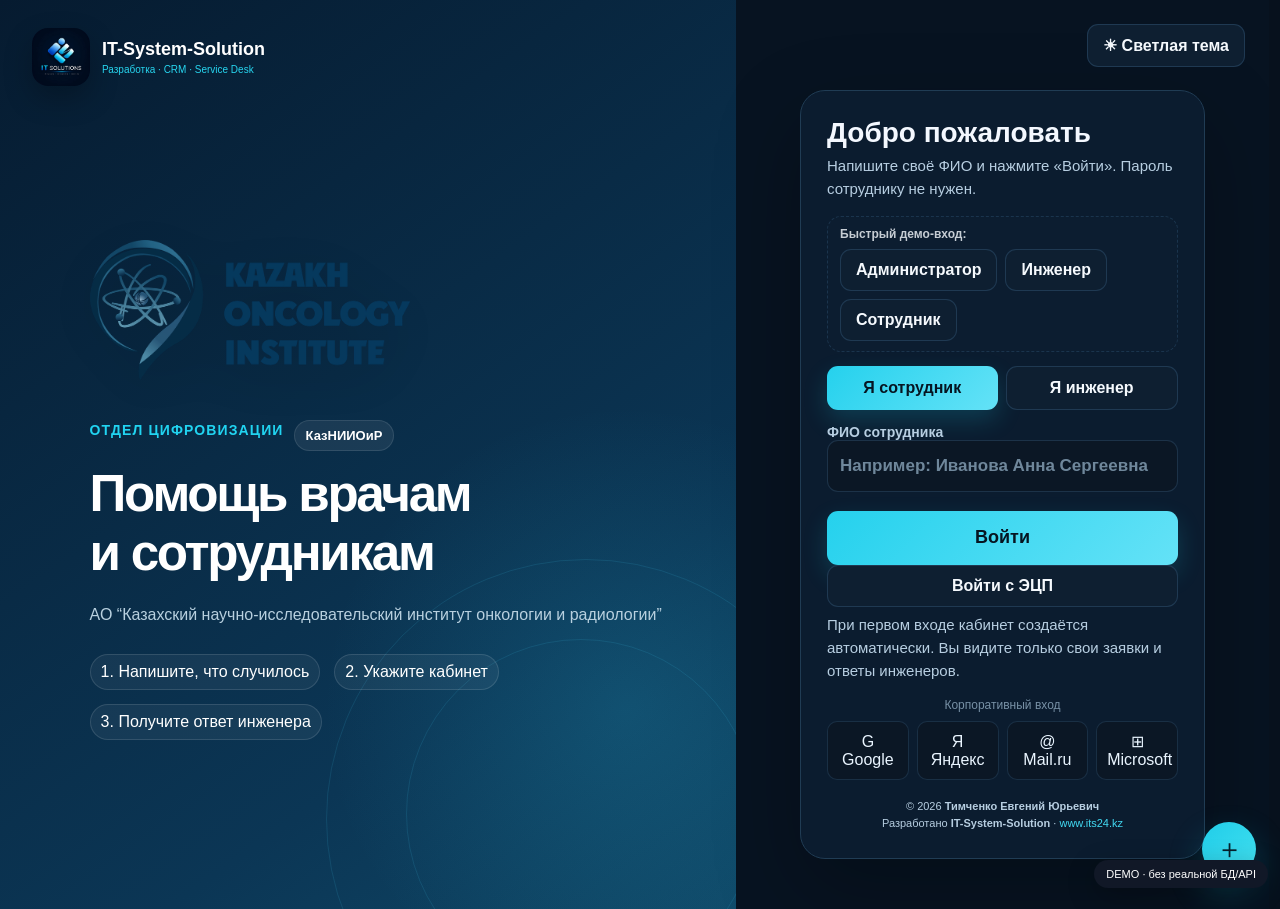
<file: index.html>
<!doctype html>
<html lang="ru">
<head>
  <meta charset="utf-8">
  <meta name="viewport" content="width=device-width,initial-scale=1">
  <meta name="theme-color" content="#081525">
  <title>КазНИИОиР · Заявки и помощь инженеров</title>
  <link rel="icon" type="image/png" href="assets/kazior-favicon.png">
  <link rel="apple-touch-icon" href="assets/kazior-app-icon-192.png">
  <link rel="manifest" href="manifest.json"><link rel="stylesheet" href="styles.css"><link rel="stylesheet" href="shared.css">
</head>
<body>
  <div id="toastHost" class="toast-host"></div>

  <section id="authScreen" class="auth-screen kazior-auth">
    <button id="authThemeBtn" type="button" class="btn soft auth-theme-toggle" aria-label="Переключить тему">☀ Светлая тема</button>
    <div class="auth-developer-mark">
      <img src="assets/logo.jpeg" alt="IT-System-Solution">
      <div><strong>IT-System-Solution</strong><span>Разработка · CRM · Service Desk</span></div>
    </div>
    <div class="auth-split">
      <div class="auth-hero-panel">
        <div class="auth-hero-content">
          <div class="auth-tenant-brand">
            <img id="authHeroImage" src="assets/kazior-logo.png" alt="Казахский научно-исследовательский институт онкологии и радиологии">
          </div>
          <div class="auth-kicker"><span class="eyebrow">ОТДЕЛ ЦИФРОВИЗАЦИИ</span><div class="tenant-label" id="authTenantShort">КазНИИОиР</div></div>
          <h1>Помощь врачам<br>и сотрудникам</h1>
          <p id="authTenantName">АО “Казахский научно-исследовательский институт онкологии и радиологии”</p>
          <div class="auth-feature-grid">
            <span>1. Напишите, что случилось</span><span>2. Укажите кабинет</span><span>3. Получите ответ инженера</span>
          </div>
        </div>
        <div class="auth-orbit orbit-a"></div><div class="auth-orbit orbit-b"></div>
      </div>
      <div class="auth-form-panel">
        <div class="auth-card auth-card-v7">
          <div class="auth-org-mobile"><b id="authTenantMobile">КазНИИОиР</b><span>CRM · Service Desk</span></div>
          <div class="auth-tabs hidden">
            <button class="auth-tab active" data-auth="login">Вход</button>
            <button class="auth-tab" data-auth="register">Регистрация</button>
          </div>
          <form id="loginForm" class="auth-form">
            <div class="auth-form-title"><h2>Добро пожаловать</h2><p>GitHub Pages DEMO. Данные сохраняются только в этом браузере.</p></div><div id="githubDemoQuick" class="demo-quick-login" aria-label="Быстрый демо-вход"><b>Быстрый демо-вход:</b><button type="button" class="btn soft" data-demo-login="admin">Администратор</button><button type="button" class="btn soft" data-demo-login="engineer">Инженер</button><button type="button" class="btn soft" data-demo-login="employee">Сотрудник</button></div>
            <div class="login-methods" role="group" aria-label="Способ входа">
              <button type="button" class="btn primary" id="loginByNameBtn" aria-pressed="true">Я сотрудник</button>
              <button type="button" class="btn soft" id="loginByPasswordBtn" aria-pressed="false">Я инженер</button>
            </div>
            <label id="loginFullNameLabel">ФИО сотрудника
              <input id="loginFullName" autocomplete="name" maxlength="160" required placeholder="Например: Иванова Анна Сергеевна">
              <datalist id="loginEmployees"></datalist>
            </label>
            <label id="loginNameLabel" class="hidden">ФИО или логин инженера<input id="loginName" autocomplete="username" disabled placeholder="Например: demo-admin"></label>
            <label id="loginPasswordLabel" class="hidden">Пароль<input id="loginPassword" type="password" autocomplete="current-password" disabled placeholder="••••••••"></label>
            <button class="btn primary wide auth-login-btn" type="submit">Войти</button>
            <button id="edsLoginBtn" class="btn soft wide" type="button">Войти с ЭЦП</button><p id="edsLoginStatus" class="login-note" role="status"></p><p class="login-note">При первом входе кабинет создаётся автоматически. Вы видите только свои заявки и ответы инженеров.</p><div class="social-title">Корпоративный вход</div>
            <div class="social-grid social-grid-four"><button class="social-btn" type="button" data-social="Google">G Google</button><button class="social-btn" type="button" data-social="Яндекс">Я Яндекс</button><button class="social-btn" type="button" data-social="Mail.ru">@ Mail.ru</button><button class="social-btn" type="button" data-social="Microsoft">⊞ Microsoft</button></div>
          </form>
          <form id="registerForm" class="auth-form hidden">
            <div class="auth-form-title"><h2>Регистрация сотрудника</h2><p>После регистрации учетную запись подтверждает администратор.</p></div>
            <div class="form-grid two">
              <label>ФИО<input id="regFullName" required placeholder="Иванов Иван"></label>
              <label>Подразделение<input id="regDept" placeholder="Поликлиника / отдел"></label>
              <label>Телефон<input id="regPhone" placeholder="+7 777 000 00 00"></label>
              <label>E-mail<input id="regEmail" type="email" required placeholder="user@onco.kz"></label>
              <label>Логин<input id="regLogin" required placeholder="ivanov"></label>
              <label>Пароль<input id="regPassword" type="password" minlength="6" required></label>
              <input id="regOrg" type="hidden" value="КазНИИОиР">
            </div>
            <button class="btn primary wide" type="submit">Зарегистрироваться</button>
            <p class="hint">Роль по умолчанию: <b>Сотрудник организации</b>. Доступ к чужим заявкам отсутствует.</p>
          </form>
          <div class="copyright auth-copy">© <span class="currentYear"></span> <b>Тимченко Евгений Юрьевич</b><br>Разработано <b>IT-System-Solution</b> · <a href="https://www.its24.kz" target="_blank" rel="noopener">www.its24.kz</a></div>
        </div>
      </div>
    </div>
  </section>

  <div id="app" class="app hidden"><div id="sharedSyncBar" class="shared-sync" role="status"><span id="sharedSyncText">Подключаемся…</span><button id="sharedRetryBtn" type="button" class="hidden">Повторить</button><button id="sharedDraftBtn" type="button" class="hidden">Сохранить черновик</button></div>
    <div id="notificationPanel" class="notification-panel hidden"><div class="notification-panel-head"><b>Уведомления</b><button id="markAllReadBtn" class="mini-btn">Прочитать все</button></div><div id="notificationList"></div></div>
    <aside id="sidebar" class="sidebar">
      <div class="brand sidebar-brand">
        <img src="assets/logo.jpeg" alt="" onerror="this.style.display='none'">
        <div class="brand-copy">
          <div class="brand-name">IT-System-Solution</div>
          <div class="brand-sub"><span id="sideTenantShort">КазНИИОиР</span> · Service CRM</div>
        </div>
        <button id="collapseBtn" class="collapse-btn" title="Свернуть меню">‹</button>
      </div>

      <button id="profileQuickBtn" class="user-mini user-mini-btn" type="button">
        <div class="avatar" id="sideAvatar">ET</div>
        <div class="grow">
          <strong id="sideUserName">Пользователь</strong>
          <span id="sideUserRole">Роль</span>
        </div>
      </button>

      <nav id="nav" class="nav">
        <div class="nav-section-label">Рабочее пространство</div>
        <button class="nav-btn active" data-view="dashboard"><b>⌂</b> <span>Обзор</span></button>
        <button class="nav-btn" data-view="profile"><b>◉</b> <span>Мой профиль</span></button>
        <button class="nav-btn" data-view="chats"><b>◫</b> <span>Чаты</span><em id="sideChatBadge">2</em></button>
        <button class="nav-btn" data-view="tasks"><b>✓</b> <span>Задачи</span><em id="sideTaskBadge" class="hidden">!</em></button>

        <div class="nav-section-label">CRM / Service Desk</div>
        <button class="nav-btn" data-view="tickets"><b>▦</b> <span>Заявки</span><em id="sideTicketBadge">1</em></button>
        <button class="nav-btn" data-view="create"><b>＋</b> <span>Создать заявку</span></button>
        <button class="nav-btn admin-only" data-view="contactcenter"><b>⌁</b> <span>Контакт-центр</span></button>
        <button class="nav-btn admin-only" data-view="integrations"><b>↗</b> <span>Интеграции</span><em id="integrationBadge" class="hidden">!</em></button>
        <button class="nav-btn" id="mailNavBtn" type="button"><b>✉</b> <span>Почта</span></button>
        <button class="nav-btn" data-view="assistant"><b>✦</b> <span>AI ассистент</span></button>

        <div class="nav-section-label">Справочник / управление</div>
        <button class="nav-btn admin-only" data-view="accounts"><b>◎</b> <span>Учетные записи</span></button>
        <button class="nav-btn" id="documentsNavBtn"><b>▤</b> <span>Документы <small>Тест</small></span></button>
        <button class="nav-btn" data-view="directory"><b>☷</b> <span>Списки / сотрудники</span></button>
        <button class="nav-btn admin-only" data-view="engineers"><b>◇</b> <span>Инженеры</span></button>
        <button class="nav-btn" data-view="departments"><b>▤</b> <span>Подразделения</span></button>
        <button class="nav-btn admin-only" data-view="analytics"><b>◕</b> <span>Аналитика</span></button>
        <button class="nav-btn admin-only" data-view="reports"><b>◔</b> <span>Отчеты</span></button>
        <button class="nav-btn super-only" data-view="security"><b>⚿</b> <span>Безопасность</span></button>
        <button class="nav-btn super-only" data-view="settings"><b>⚙</b> <span>Настройки</span></button>
      </nav>

      <div class="side-footer">
        <div class="system-state"><i></i><span>GitHub DEMO активна</span></div>
      </div>
    </aside>

    <main class="main">
      <div class="workspacebar">
        <div class="workspace-tabs">
          <button class="workspace-tab active" data-workspace-view="dashboard">Главная</button>
          <button class="workspace-tab" data-workspace-view="tickets">CRM</button>
          <button class="workspace-tab" data-workspace-view="chats">Чаты</button>
          <button class="workspace-tab" data-workspace-view="tasks">Задачи</button>
          <button class="workspace-tab" data-workspace-view="directory">Справочник / управление</button>
          <button class="workspace-tab admin-only" data-workspace-view="analytics">Аналитика</button>
          <button class="workspace-tab admin-only" data-workspace-view="contactcenter">Контакт-центр</button>
          <button class="workspace-tab admin-only" data-workspace-view="integrations">Почта / WhatsApp</button>
          <button class="workspace-tab" data-workspace-view="assistant">AI</button>
        </div>
        <div class="workspace-actions">
          <button id="notificationBtn" class="workspace-icon" title="Уведомления">🔔<span id="notificationBadge">1</span></button><button id="userStatusBtn" class="workspace-status" title="Статус"><i id="workspaceStatusDot"></i><span id="workspaceStatusText">Доступен</span></button>
          <span id="workspaceClock" class="workspace-clock">--:--</span>
        </div>
      </div>

      <header class="topbar">
        <div class="top-left">
          <button id="menuBtn" class="icon-btn mobile-menu">☰</button>
          <div>
            <h1 id="pageTitle">Обзор</h1>
            <p id="pageSub">Сводка по заявкам и работе службы поддержки</p>
          </div>
        </div>
        <div class="top-actions">
          <input id="globalSearch" class="search" type="search" name="crm_query" readonly aria-label="Поиск заявок" autocomplete="off" autocapitalize="off" spellcheck="false" data-lpignore="true" data-1p-ignore="true" placeholder="Поиск по CRM…">
          <button id="quickTopCreate" class="btn primary compact">+ Создать</button>
          <button id="themeBtn" class="icon-btn" title="Сменить тему">☾</button><button id="installPwaBtn" class="icon-btn" title="Установить приложение">⇩</button>
          <button id="logoutBtn" class="btn ghost">Выйти</button>
        </div>
      </header>

      <section id="dashboardView" class="view active">
        <div class="hero">
          <div class="hero-copy">
            <span class="eyebrow" id="heroEyebrow">SERVICE DESK · IT-SYSTEM-SOLUTION</span>
            <h2 id="heroTitle">Единая CRM для заявок, врачей и обратной связи с инженерами</h2>
            <p id="heroText">Создание, принятие в работу, перенаправление, ответы, вложения, уведомления и контроль статусов.</p>
          </div>
          <div class="hero-actions">
            <button class="btn primary" data-jump="create">+ Создать заявку</button>
            <button class="btn soft admin-only" data-jump="tickets">Открыть Kanban</button>
          </div>
        </div>

        <div id="metricGrid" class="metric-grid"></div>

        <div class="dash-grid">
          <div class="panel">
            <div class="panel-head">
              <div><h3>Последние заявки</h3><p>Актуальные обращения</p></div>
              <button class="link-btn" data-jump="tickets">Все заявки →</button>
            </div>
            <div id="recentList"></div>
          </div>
          <div class="panel" id="engineerLoadPanel">
            <div class="panel-head"><div><h3>Загрузка инженеров</h3><p>Текущие заявки в работе</p></div></div>
            <div id="loadList"></div>
          </div>
        </div>
      </section>

      <section id="ticketsView" class="view">
        <div class="toolbar">
          <div class="filter-row">
            <select id="statusFilter">
              <option value="">Все статусы</option>
              <option value="new">Новая</option>
              <option value="working">В работе</option>
              <option value="waiting">Ожидание</option>
              <option value="done">Выполнено</option>
              <option value="closed">Закрыта</option>
            </select>
            <select id="priorityFilter">
              <option value="">Все приоритеты</option>
              <option value="P1">P1 — Критический</option>
              <option value="P2">P2 — Высокий</option>
              <option value="P3">P3 — Средний</option>
              <option value="P4">P4 — Низкий</option>
            </select>
            <select id="engineerFilter" class="admin-only"></select>
          </div>
          <span id="ticketCounter" class="muted"></span>
        </div>
        <div id="kanban" class="kanban"></div>
      </section>

      <section id="createView" class="view">
        <div class="create-layout">
          <form id="createTicketForm" class="panel form-panel"><label class="employee-identity">Сотрудник KazIOR<input id="ticketEmployeeName" readonly aria-label="ФИО заявителя"><small>Ваше имя будет видно инженеру.</small></label>
            <div class="panel-head"><div><h3>Что у вас случилось?</h3><p>Опишите проблему и укажите, где вас найти.</p></div></div>

            <div class="form-grid two">
              <label class="full">Что не работает? *
                <div class="voice-field">
                  <input id="ticketSubject" required placeholder="Например: не печатает принтер">
                  <button class="voice-btn" type="button" data-voice-target="ticketSubject" aria-label="Заполнить поле голосом" title="Заполнить голосом">🎙</button>
                </div>
              </label>
              <label class="full staff-detail hidden">ФИО заявителя
                <input id="ticketRequesterName" placeholder="Если не заполнить — подставится ФИО из учетной записи">
                <small class="field-help">При создании заявки поле автоматически заполняется из вашей учетной записи.</small>
              </label>
              <label class="ticket-category">Категория
                <select id="ticketCategory"></select>
              </label>
              <label class="staff-detail">Приоритет
                <select id="ticketPriority">
                  <option value="P4">Низкий</option>
                  <option value="P3" selected>Средний</option>
                  <option value="P2">Высокий</option>
                  <option value="P1">Критический</option>
                </select>
              </label>
              <label>Ваше отделение
                <input id="ticketDept" placeholder="Например: Поликлиника">
              </label>
              <label>Кабинет
                <input id="ticketRoom" placeholder="Например: 315">
              </label>
              <label class="full">Корпус / локация
                <input id="ticketLocation" placeholder="Например: Корпус B / 3 этаж">
              </label>
              <div class="full form-actions ai-create-actions"><button id="aiSelfHelpBtn" type="button" class="btn primary">✦ AI помощник · попробовать решить до заявки</button><button id="createAiBtn" type="button" class="btn soft">✦ AI · помочь описать проблему</button></div><label class="full">Подробности, если нужны
                <div class="voice-field voice-field-textarea">
                  <textarea id="ticketDescription" rows="6" placeholder="Что не работает? Где? Когда началось? Какая ошибка?"></textarea>
                  <button class="voice-btn" type="button" data-voice-target="ticketDescription" aria-label="Заполнить поле голосом" title="Продиктовать описание">🎙</button>
                </div>
              </label>
              <label>Телефон для связи *
                <input id="ticketPhone" type="tel" autocomplete="tel" required placeholder="+7 777 000 00 00"><small>Обязательно: по этому номеру инженер свяжется с вами.</small>
              </label>
              <label class="staff-detail">Источник
                <select id="ticketSource">
                  <option>Web</option>
                  <option>WhatsApp</option>
                  <option>Telegram</option>
                  <option>Телефон</option>
                </select>
              </label>
              <label class="full">Кому отправить?<select id="sharedEngineerSelect"><option value="">Любому свободному инженеру</option></select></label><label class="full upload-box">
                <span>📎 Прикрепить фото / документ</span>
                <input id="ticketFiles" type="file" multiple>
                <small id="ticketFilesInfo">Файлы не выбраны</small>
                <div id="ticketFilesPreview" class="pending-attachments"></div>
              </label>
            </div>

            <div class="form-actions">
              <button type="button" id="aiClassifyBtn" class="btn soft">✦ AI классифицировать</button>
              <button class="btn primary" type="submit">Создать заявку</button>
            </div>
          </form>

          <div class="panel ai-side">
            <span class="eyebrow">AI PRO</span>
            <h3>AI ассистент новой заявки</h3>
            <p>Локально анализирует тему и описание, предлагает категорию, приоритет и подсказку по диагностике.</p>
            <div class="chips">
              <span>AI автозаполнение</span><span>Категория</span><span>Приоритет</span>
            </div>
            <div id="createAiResult" class="ai-result">Введите тему и описание, затем нажмите «AI классифицировать».</div>
          </div>
        </div>
      </section>


      <section id="chatsView" class="view">
        <div class="messenger-shell messenger-v11">
          <aside class="chat-list-panel">
            <div class="chat-list-head">
              <div>
                <h3>Чаты</h3>
                <p>Сотрудники и переписка по заявкам</p>
              </div>
              <button id="newDirectChatBtn" class="circle-action" type="button" title="Найти сотрудника">＋</button>
            </div>

            <div class="chat-mode-tabs">
              <button id="chatModePeople" class="chat-mode-btn active" type="button" data-chat-mode="people">Сотрудники</button>
              <button id="chatModeTickets" class="chat-mode-btn" type="button" data-chat-mode="tickets">Заявки</button>
            </div>

            <div class="chat-search-wrap">
              <input id="chatSearch" placeholder="ФИО, должность, телефон, отдел, текст…">
            </div>

            <div class="chat-filters">
              <select id="chatDepartmentFilter">
                <option value="">Все отделы</option>
              </select>
              <select id="chatRoleFilter">
                <option value="">Все роли</option>
                <option value="employee">Сотрудники</option>
                <option value="engineer">Инженеры</option>
                <option value="admin">Администраторы</option>
                <option value="superadmin">Супер-администратор</option>
              </select>
              <select id="chatWorkStatusFilter">
                <option value="">Любой статус</option>
                <option value="available">Доступен</option>
                <option value="busy">Занят</option>
                <option value="away">Отошел</option>
                <option value="dnd">Не беспокоить</option>
                <option value="offline">Не в сети</option>
              </select>
              <select id="chatListSort">
                <option value="recent">Новые переписки</option>
                <option value="old">Старые переписки</option>
                <option value="name">По ФИО</option>
              </select>
              <select id="chatAdminScope" class="super-only">
                <option value="mine">Мои служебные чаты</option>
                <option value="audit">Аудит служебных чатов</option>
              </select>
            </div>

            <div id="chatList" class="chat-list"></div>
          </aside>

          <div class="chat-thread-panel">
            <button id="chatBackToPeople" class="btn soft chat-mobile-back" type="button">Список сотрудников / заявок</button>
            <div id="chatThreadHeader" class="chat-thread-head">
              <div>
                <h3>Выберите сотрудника или заявку</h3>
                <p>Можно вести отдельную служебную переписку или чат по заявке.</p>
              </div>
            </div>

            <div id="chatHistoryTools" class="chat-history-tools hidden">
              <div class="chat-history-search">
                <input id="chatMessageSearch" placeholder="Поиск внутри переписки…">
              </div>
              <input id="chatDateFilter" type="date" title="Сообщения за конкретный день">
              <input id="chatMonthFilter" type="month" title="Сообщения за месяц">
              <select id="chatMessageSort">
                <option value="asc">Старые → новые</option>
                <option value="desc">Новые → старые</option>
              </select>
              <button id="chatClearHistoryFilters" class="mini-btn" type="button">Сбросить</button>
            </div>

            <div id="chatMessages" class="chat-messages">
              <div class="chat-empty">
                <div class="chat-empty-art">💬</div>
                <h3>Корпоративный CRM-мессенджер</h3>
                <p>Найдите сотрудника по ФИО, должности, телефону или отделу и начните переписку.</p>
              </div>
            </div>

            <div id="chatComposer" class="chat-composer disabled">
              <label class="attach-btn attach-btn-wide" title="Прикрепить фото или документ"><span>📎</span><b>Файл</b><input id="chatFiles" type="file" multiple></label>
              <button class="attach-btn attach-btn-wide voice-compose-btn" type="button" data-voice-target="chatText" title="Надиктовать сообщение"><span>🎙</span><b>Голос</b></button>
              <div class="chat-compose-main">
                <textarea id="chatText" rows="1" aria-label="Сообщение" placeholder="Напишите сообщение коллеге…"></textarea>
                <div id="chatPendingPreview" class="pending-attachments compact"></div>
              </div>
              <button id="chatSendBtn" type="button" class="btn primary chat-send-v13">Отправить</button>
            </div>
            <div class="chat-privacy-note">
              Enter — отправить · Shift + Enter — новая строка. Доступ к служебной переписке регулируется политикой организации.
            </div>
          </div>

          <aside class="chat-info-panel">
            <div id="chatInfo">
              <div class="chat-info-empty">Информация о выбранном сотруднике или заявке появится здесь.</div>
            </div>
          </aside>
        </div>
      </section>

      <section id="tasksView" class="view">
        <div class="panel tasks-toolbar">
          <div>
            <h3>Задачи</h3>
            <p>Персональные и сервисные задачи команды</p>
          </div>
          <button id="addTaskBtn" class="btn primary">+ Новая задача</button>
        </div>
        <div id="taskBoard" class="task-board"></div>
      </section>

      <section id="contactcenterView" class="view">
        <div class="panel contact-hero">
          <div>
            <span class="eyebrow">OMNICHANNEL</span>
            <h3>Контакт-центр</h3>
            <p>Единая точка входа заявок из Web, WhatsApp, Telegram, телефона и e-mail.</p>
          </div>
          <span class="tag neutral">HTML-режим</span>
        </div>
        <div id="channelGrid" class="channel-grid"></div>
      </section>


      <section id="integrationsView" class="view"><div id="sharedWaPanel" class="panel"></div><div class="legacy-integrations hidden">
        <div class="integration-hero panel">
          <div>
            <span class="eyebrow">CHANNELS & NOTIFICATIONS</span>
            <h3>Почта и WhatsApp</h3>
            <p>Подключение каналов коммуникации и автоматических уведомлений по заявкам.</p>
          </div>
          <div class="integration-hero-status">
            <span id="waHeroStatus" class="tag warn">WhatsApp не настроен</span>
          </div>
        </div>

        <div class="integration-layout">
          <div class="panel integration-main-card">
            <div class="integration-title-row">
              <div class="provider-logo wa">WA</div>
              <div>
                <h3>WhatsApp · GREEN-API</h3>
                <p>Автоматические уведомления о новых заявках и ответы сотрудникам.</p>
              </div>
              <span id="waConnectionStatus" class="tag warn">Не проверено</span>
            </div>

            <div class="security-note">В режиме браузера токен хранится до закрытия вкладки. В серверном режиме токен GREEN-API хранится на сервере.</div>
            <div class="wa-incoming-card">
              <h3>Входящие сообщения → заявки</h3>
              <p>Новое личное сообщение создаёт заявку и уведомление в CRM. Текст, отправитель и вложения сохраняются в карточке.</p>
              <label>Режим приёма<select id="waReceiveMode"><option value="browser">В открытом браузере</option><option value="server">Через сервер — круглосуточно</option></select></label>
              <div id="waBridgeFields" class="hidden">
                <label>Адрес приёмника<input id="waBridgeUrl" placeholder="https://crm.onco.kz" spellcheck="false"></label>
                <label>Ключ доступа CRM к приёмнику<input id="waBridgeKey" type="password" autocomplete="off" placeholder="Ключ из настройки приёмника"></label>
              </div>
              <p id="waReceiveHelp" class="hint">Приём работает, пока эта вкладка открыта и выполнен вход сотрудника с правом управления интеграциями.</p>
              <div class="form-actions integration-actions">
                <button id="waStartReceiving" class="btn primary" type="button">Включить приём</button>
                <button id="waStopReceiving" class="btn soft" type="button">Остановить</button>
              </div>
              <p id="waReceiveStatus" role="status" aria-live="polite">Приём не включён</p>
            </div>

            <div class="form-grid two">
              <label>API URL
                <input id="waApiUrl" value="https://api.green-api.com" spellcheck="false">
              </label>
              <label>ID Instance
                <input id="waIdInstance" value="7103540119" spellcheck="false">
              </label>
              <label class="full">API Token Instance
                <div class="secret-field">
                  <input id="waApiToken" type="password" placeholder="Вставьте токен GREEN-API" autocomplete="off">
                  <button id="waToggleToken" class="mini-btn" type="button">Показать</button>
                </div>
              </label>
              <label>Номер для уведомлений CRM
                <input id="waNotifyNumber" value="+7 700 000 00 01" placeholder="+7 777 000 00 00">
              </label>
              <label>Тестовый номер
                <input id="waTestNumber" value="+7 700 000 00 01" placeholder="+7 777 000 00 00">
              </label>
            </div>

            <div class="toggle-list">
              <label class="toggle-row">
                <input id="waNotifyNew" type="checkbox" checked>
                <span><b>Новая заявка</b><small>Отправлять диспетчеру сообщение сразу после регистрации заявки.</small></span>
              </label>
              <label class="toggle-row">
                <input id="waNotifyReply" type="checkbox" checked>
                <span><b>Ответ сотруднику</b><small>Если администратор или инженер ответил в CRM, продублировать ответ на WhatsApp заявителя.</small></span>
              </label>
              <label class="toggle-row">
                <input id="waNotifyStatus" type="checkbox" checked>
                <span><b>Изменение статуса</b><small>Отправлять заявителю новый статус заявки.</small></span>
              </label>
            </div>

            <div class="form-actions integration-actions">
              <button id="waSaveBtn" class="btn soft" type="button">Сохранить настройки</button>
              <button id="waCheckBtn" class="btn soft" type="button">Проверить подключение</button>
              <button id="waTestBtn" class="btn primary" type="button">Отправить тест</button>
            </div>

            <div class="notification-preview">
              <div class="notification-preview-head">Предпросмотр уведомления</div>
              <pre id="waPreview">🔔 Новая заявка CRM

№ KZ-000022
Источник: WhatsApp
Категория: Другое
Приоритет: Низкий
Отдел: Поликлиника
Кабинет: 5
Телефон: +77076834765

Тема: принтер не печатает

Описание:
принтер</pre>
            </div>
          </div>

          <div class="panel integration-log-card">
            <div class="panel-head">
              <div><h3>Журнал отправки</h3><p>Последние события интеграций</p></div>
              <button id="clearIntegrationLogBtn" class="mini-btn" type="button">Очистить</button>
            </div>
            <div id="integrationLog" class="integration-log"></div>
          </div>
        </div>

        <div class="mail-section">
          <div class="panel mail-header-card">
            <div>
              <span class="eyebrow">MAIL CONNECTORS</span>
              <h3>Подключение почты</h3>
              <p>Google / Gmail, Яндекс Почта, Mail.ru и Microsoft Outlook / 365.</p>
            </div>
            <span class="tag neutral">OAuth / IMAP / SMTP</span>
          </div>

          <div class="mail-grid">
            <div class="mail-card google">
              <div class="mail-card-top">
                <div class="provider-logo google">G</div>
                <div><h4>Google / Gmail</h4><span id="mailGoogleStatus" class="tag warn">Не подключено</span></div>
              </div>
              <label>E-mail<input id="mailGoogleEmail" type="email" placeholder="name@gmail.com"></label>
              <label>OAuth Client ID<input id="mailGoogleClientId" placeholder="Client ID"></label>
              <div class="mail-card-actions">
                <button class="btn soft" type="button" data-mail-help="google">Настроить OAuth</button>
                <a class="btn soft mail-open-link" href="https://mail.google.com/" target="_blank" rel="noopener">Открыть Gmail</a>
              </div>
            </div>

            <div class="mail-card yandex">
              <div class="mail-card-top">
                <div class="provider-logo yandex">Я</div>
                <div><h4>Яндекс Почта</h4><span id="mailYandexStatus" class="tag warn">Не подключено</span></div>
              </div>
              <label>E-mail<input id="mailYandexEmail" type="email" placeholder="name@yandex.kz"></label>
              <label>OAuth Client ID<input id="mailYandexClientId" placeholder="Client ID"></label>
              <div class="mail-card-actions">
                <button class="btn soft" type="button" data-mail-help="yandex">Настроить OAuth</button>
                <a class="btn soft mail-open-link" href="https://mail.yandex.ru/" target="_blank" rel="noopener">Открыть Яндекс</a>
              </div>
            </div>

            <div class="mail-card mailru">
              <div class="mail-card-top">
                <div class="provider-logo mailru">@</div>
                <div><h4>Mail.ru</h4><span id="mailMailruStatus" class="tag warn">Не подключено</span></div>
              </div>
              <label>E-mail<input id="mailMailruEmail" type="email" placeholder="name@mail.ru"></label>
              <label>OAuth Client ID<input id="mailMailruClientId" placeholder="Client ID"></label>
              <div class="mail-card-actions">
                <button class="btn soft" type="button" data-mail-help="mailru">Настроить OAuth</button>
                <a class="btn soft mail-open-link" href="https://e.mail.ru/" target="_blank" rel="noopener">Открыть Mail.ru</a>
              </div>
            </div>
            <div class="mail-card outlook">
              <div class="mail-card-top">
                <div class="provider-logo outlook">⊞</div>
                <div><h4>Microsoft Outlook / 365</h4><span id="mailOutlookStatus" class="tag warn">Не подключено</span></div>
              </div>
              <label>E-mail<input id="mailOutlookEmail" type="email" placeholder="name@company.kz"></label>
              <label>Microsoft Entra Client ID<input id="mailOutlookClientId" placeholder="Application (client) ID"></label>
              <div class="mail-card-actions">
                <button class="btn soft" type="button" data-mail-help="outlook">Настроить OAuth</button>
                <a class="btn soft mail-open-link" href="https://outlook.office.com/mail/" target="_blank" rel="noopener">Открыть Outlook</a>
              </div>
            </div>
          </div>

          <div class="panel mail-runtime-note">
            <h4>Как будет работать полноценная почта внутри CRM</h4>
            <p>В чистой версии, открытой как <code>file://index.html</code>, браузер не может напрямую подключаться к IMAP/SMTP и безопасно хранить OAuth refresh-токены. Интерфейс и параметры подключения добавлены; для реального списка входящих/исходящих писем потребуется разместить CRM на HTTPS и подключить небольшой серверный шлюз.</p>
            <button id="saveMailSettingsBtn" class="btn primary" type="button">Сохранить параметры почты</button>
          </div>
        </div>
      </div></section>


      <section id="profileView" class="view"><div id="sharedProfilePanel" class="panel"><h3>Связь с инженером</h3><div class="form-actions"><button id="telegramLinkBtn" class="btn soft" type="button">Подключить Telegram</button><button id="edsBindBtn" class="btn soft" type="button">Привязать мою ЭЦП</button></div><div id="telegramLinkResult"></div><h4>WhatsApp</h4><p>Нажмите кнопку и отправьте полученный код инженеру со своего WhatsApp.</p><button id="sharedLinkBtn" class="btn primary" type="button">Привязать мой WhatsApp</button><div id="sharedLinkResult"></div></div>
        <div class="profile-cover" id="profileCover">
          <div class="profile-cover-actions"><button id="profileBackgroundBtn" class="btn glass">Сменить фон</button></div>
          <div class="profile-identity">
            <div class="profile-photo-wrap"><div id="profileAvatarLarge" class="profile-avatar-large">ET</div><button id="profilePhotoBtn" class="photo-edit-btn" title="Изменить фото">📷</button><input id="profilePhotoInput" type="file" accept="image/*" class="hidden"></div>
            <div><h2 id="profileName">Пользователь</h2><p id="profilePosition">Должность</p><div class="profile-status-row"><button id="profileStatusBtn" class="status-pill"><i></i><span>Доступен</span></button><span id="profileDeptBadge" class="tag neutral">Отдел</span></div></div>
          </div>
        </div>
        <div class="profile-layout">
          <div class="panel profile-card-main"><div class="panel-head"><div><h3>Контактная информация</h3><p>Можно редактировать свою учетную запись</p></div><button id="editProfileBtn" class="btn soft">Редактировать</button></div><div id="profileInfo"></div></div>
          <div class="panel"><h3>Обо мне</h3><div id="profileAbout" class="profile-text"></div><h3 style="margin-top:18px">Интересы / навыки</h3><div id="profileInterests" class="chips"></div></div>
          <div class="panel"><h3>Персонализация</h3><label>Тема<select id="profileThemeSelect"><option value="dark">Темная</option><option value="light">Светлая</option><option value="ocean">Океан</option><option value="aurora">Аврора</option><option value="custom">Своя картинка</option></select></label><label class="upload-box">Фоновая картинка<input id="profileBackgroundInput" type="file" accept="image/*"><small>Используется только в вашей учетной записи.</small></label><button id="profileNotificationBtn" class="btn soft wide" type="button">🔔 Разрешить системные уведомления</button></div>
        </div>
      </section>

      <section id="directoryView" class="view">
        <div class="panel directory-panel">
          <div class="panel-head directory-head">
            <div><h3>Списки и сотрудники</h3><p>Все зарегистрированные сотрудники, новые учетные записи, подразделения и контакты</p></div>
            <div class="directory-tools">
              <input id="directorySearch" class="search small-search" placeholder="Найти по ФИО, отделению или телефону…">
              <select id="directoryStatusFilter"><option value="">Все статусы</option><option value="active">Активные</option><option value="pending">Новые / ожидают</option></select>
              <select id="directoryRoleFilter"><option value="">Все роли</option><option value="employee">Сотрудники</option><option value="engineer">Инженеры</option><option value="admin">Администраторы</option><option value="superadmin">Супер-админ</option></select>
            </div>
          </div>
          <div id="directorySummary" class="directory-summary"></div>
          <div id="directoryGrid" class="directory-grid"></div>
        </div>
      </section>

      <section id="departmentsView" class="view">
        <div class="panel"><div class="panel-head"><div><h3>Подразделения</h3><p>Структура организации, руководители и сотрудники</p></div><button id="addDepartmentBtn" class="btn primary department-manage-only">+ Подразделение</button></div><div id="departmentGrid" class="department-grid"></div></div>
      </section>

      <section id="analyticsView" class="view">
        <div id="analyticsMetrics" class="metric-grid analytics-metrics"></div>
        <div class="analytics-grid"><div class="panel"><div class="panel-head"><div><h3>Загрузка по инженерам</h3><p>Открытые и просроченные заявки</p></div></div><div id="analyticsEngineerBars"></div></div><div class="panel"><div class="panel-head"><div><h3>Категории обращений</h3><p>Распределение заявок</p></div></div><div id="analyticsCategoryBars"></div></div></div>
      </section>

      <section id="mailboxView" class="view">
        <div class="mailbox-shell"><aside class="mailbox-folders"><button class="btn primary wide" id="composeMailBtn">+ Написать</button><div class="mailbox-folder active">📥 Входящие <b id="mailInboxCount">3</b></div><div class="mailbox-folder">📤 Отправленные</div><div class="mailbox-folder">⭐ Важные</div><div class="mailbox-accounts" id="mailAccountsMini"></div></aside><div class="mailbox-list"><div class="mailbox-list-head"><h3>Почта</h3><input id="mailSearch" placeholder="Поиск писем"></div><div id="mailList"></div></div><div class="mailbox-reader" id="mailReader"><div class="chat-empty"><div class="chat-empty-art">✉️</div><h3>Выберите письмо</h3><p>Подключенные ящики Google, Яндекс, Mail.ru и Microsoft Outlook будут отображаться в одном окне.</p></div></div></div>
      </section>

      <section id="securityView" class="view">
        <div class="panel security-policy"><span class="eyebrow">SECURITY POLICY</span><h2>Политика информационной безопасности CRM</h2><p class="policy-lead">Для АО “Казахский научно-исследовательский институт онкологии и радиологии”. Версия для внедрения IT-System-Solution.</p><div id="securityPolicyContent"></div></div>
      </section>

      <section id="accountsView" class="view">
        <div class="panel">
          <div class="panel-head accounts-head">
            <div><h3>Учетные записи</h3><p>Все сотрудники доступны для поиска. Роли и индивидуальные права назначает только супер-администратор.</p></div>
            <button id="addAccountBtn" class="btn primary super-only">+ Создать учетную запись</button>
          </div>
          <div class="accounts-toolbar">
            <input id="accountsSearch" class="search" placeholder="Поиск: ФИО, логин, отдел, телефон, e-mail, должность…">
            <select id="accountsRoleFilter"><option value="">Все роли</option><option value="employee">Сотрудники</option><option value="engineer">Инженеры</option><option value="admin">Администраторы</option><option value="superadmin">Супер-админ</option></select>
          </div>
          <div class="table-wrap"><table>
            <thead><tr><th>Пользователь</th><th>Организация / отдел</th><th>Роль / права</th><th>Статус</th><th>Контакты</th><th>Действия</th></tr></thead>
            <tbody id="accountsBody"></tbody>
          </table></div>
        </div>
      </section>

      <section id="engineersView" class="view"><div class="panel engineer-toolbar"><div><h3>Команда Отдела Цифровизации</h3><p>Доступность, загрузка и перенаправление заявок</p></div><div class="legend-status"><span><i class="st available"></i>Доступен</span><span><i class="st busy"></i>Занят</span><span><i class="st away"></i>Отошел</span><span><i class="st dnd"></i>Не беспокоить</span></div></div><div id="engineerCards" class="card-grid"></div></section>

      <section id="reportsView" class="view">
        <div class="metric-grid" id="reportMetrics"></div>
        <div class="panel report-filter-panel">
          <label><input id="reportOverdueOnly" type="checkbox"> Только просроченные заявки</label>
          <input id="reportEmployeeSearch" class="search small-search" placeholder="Поиск: сотрудник, телефон, инженер…">
        </div>
        <div class="panel">
          <div class="panel-head">
            <div><h3>Экспорт отчетов</h3><p>PDF через печать браузера, Excel-совместимый CSV</p></div>
          </div>
          <div class="report-actions">
            <button id="printPdfBtn" class="btn primary">Открыть отчет PDF</button>
            <button id="exportCsvBtn" class="btn soft">Открыть отчет Excel</button>
          </div>
          <div id="reportTable" class="table-wrap report-table-watermarked"></div>
          <div class="report-screen-copyright">
            <div><b>© <span class="currentYear"></span> Тимченко Евгений Юрьевич</b><br>Разработано <b>IT-System-Solution</b> · www.its24.kz</div>
            <img src="assets/author-signature.png" alt="Подпись автора">
          </div>
        </div>
      </section>

      <section id="assistantView" class="view">
        <div class="assistant-layout">
          <div class="panel">
            <span class="eyebrow">AI ASSISTANT</span>
            <h3>Быстрая помощь по заявкам, ответам и диагностике</h3>
            <p class="muted">Работает локально по правилам и базе типовых рекомендаций.</p>
            <label>Выберите заявку
              <select id="aiTicketSelect"></select>
            </label>
            <label>Вопрос
              <textarea id="aiQuestion" rows="7" placeholder="Например: что ответить пользователю / как проверить сеть / как классифицировать проблему"></textarea>
            </label>
            <div class="form-actions">
              <button id="aiAnswerBtn" class="btn primary">Спросить AI</button>
              <button id="aiUseCurrentBtn" class="btn soft">Взять текущую заявку</button>
            </div>
          </div>
          <div class="panel">
            <h3>Ответ AI</h3>
            <div id="aiAnswer" class="ai-answer">Здесь появится рекомендация.</div>
          </div>
        </div>
      </section>

      <section id="settingsView" class="view">
        <div class="settings-grid">
          <div class="panel"><span class="eyebrow">TENANT BRANDING</span><h3>Организация</h3><label>Полное название<input id="settingOrgName"></label><label>Короткое название<input id="settingOrgShort"></label><label>Основной IT-отдел<input id="settingDepartmentName"></label><button id="saveBrandingBtn" class="btn primary">Сохранить</button><p class="hint">Логотип и подпись разработчика IT-System-Solution остаются неизменными.</p></div>
          <div class="panel super-only login-designer-card">
            <span class="eyebrow">LOGIN PAGE DESIGNER</span>
            <h3>Начальная страница входа</h3>
            <p class="muted">Изменяйте изображение, ширину левой части, размер и высоту логотипа. Предпросмотр меняется сразу.</p>

            <div id="loginLivePreview" class="login-live-preview">
              <div class="login-live-left">
                <img id="loginLiveImage" src="assets/kazior-logo.png" alt="КазНИИОиР">
                <div class="login-live-copy">
                  <span>ОТДЕЛ ЦИФРОВИЗАЦИИ · КАЗНИИОИР</span>
                  <strong>Единая система заявок для IT-поддержки</strong>
                  <small id="loginLiveOrg">АО «Казахский научно-исследовательский институт онкологии и радиологии»</small>
                </div>
              </div>
              <div class="login-live-right">
                <div class="login-live-card">
                  <div class="login-live-tabs"><b>Вход</b><span>Регистрация</span></div>
                  <div class="login-live-line"></div>
                  <div class="login-live-input"></div>
                  <div class="login-live-input"></div>
                  <div class="login-live-button">Войти</div>
                  <small>Разработано IT-System-Solution</small>
                </div>
              </div>
            </div>

            <div class="login-designer-controls">
              <label>Ширина изображения <b id="loginLogoSizeValue">320 px</b>
                <input id="settingLoginLogoSize" type="range" min="180" max="620" step="10" value="320">
              </label>
              <label>Максимальная высота изображения <b id="loginLogoHeightValue">240 px</b>
                <input id="settingLoginLogoHeight" type="range" min="100" max="380" step="10" value="240">
              </label>
              <label>Ширина левой части <b id="loginLeftWidthValue">58%</b>
                <input id="settingLoginLeftWidth" type="range" min="46" max="72" step="1" value="58">
              </label>
              <label>Смещение изображения по высоте <b id="loginLogoOffsetYValue">0 px</b>
                <input id="settingLoginLogoOffsetY" type="range" min="-100" max="120" step="5" value="0">
              </label>
            </div>

            <label class="upload-box">Загрузить другое изображение с компьютера
              <input id="settingLoginImageInput" type="file" accept="image/*">
              <small>PNG/JPG/WebP, рекомендуется до 2,5 МБ. Изображение сохраняется в общей базе CRM.</small>
            </label>
            <div class="form-actions" style="justify-content:flex-start">
              <button id="saveLoginDesignBtn" class="btn primary" type="button">Сохранить оформление</button>
              <button id="resetLoginDesignBtn" class="btn soft" type="button">Вернуть КазНИИОиР</button>
            </div>
          </div>
          <div class="panel"><h3>Уведомления</h3><label class="toggle-row"><input id="settingSoundEnabled" type="checkbox" checked><span><b>Звук новых заявок</b><small>Мягкий двойной сигнал внутри учетной записи.</small></span></label><label>Контроль SLA каждые<select id="settingSlaCheck"><option value="1">1 минуту</option><option value="5">5 минут</option><option value="10">10 минут</option></select></label><button id="requestSystemNotificationsBtn" class="btn soft" type="button">🔔 Разрешить уведомления Windows / телефона</button><p class="hint">На телефоне лучше установить CRM как PWA. Для push при полностью закрытом приложении понадобится серверный Web Push.</p></div>
          <div class="panel"><h3>Интеграции</h3><p class="muted">WhatsApp GREEN-API и корпоративная почта настраиваются отдельно.</p><button class="btn primary" type="button" data-jump="integrations">Открыть интеграции</button></div>
          <div class="panel"><h3>Веб-приложение / PWA</h3><p class="muted">При размещении на HTTPS приложение можно установить на смартфон и рабочий компьютер как PWA.</p><button id="settingsInstallPwaBtn" class="btn soft">Установить приложение</button></div>
          <div class="panel super-only database-card">
            <span class="eyebrow">DATABASE CONTROL</span>
            <h3>Резервная копия общей базы</h3>
            <p class="muted">Супер-администратор может сделать резервную копию базы, загрузить ранее сохраненную копию или очистить рабочие данные.</p>
            <div class="database-actions">
              <button id="exportDbBtn" class="btn primary" type="button">⬇ Выгрузить базу JSON</button>
              <button id="importDbBtn" class="btn soft" type="button">⬆ Загрузить базу</button>
              <input id="importDbInput" type="file" accept=".json,application/json" class="hidden">
              <button id="clearWorkDbBtn" class="btn danger" type="button">Очистить заявки / задачи</button>
              <button id="resetDemoBtn" class="btn danger" type="button">Сбросить до базы v13</button>
            </div>
            <div id="dbStats" class="db-stats"></div>
          </div>
          <div class="panel"><h3>Хранение на компьютере или сервере</h3><p class="muted">Заявки, сотрудники, переписка и загруженные вложения сохраняются в общей базе SQLite. Другие компьютеры подключаются к тому же серверу.</p><p class="hint">Скачивайте резервную копию и сохраняйте её на отдельный диск. Ссылки на файлы WhatsApp, которые ещё не удалось загрузить, не являются сохранёнными файлами.</p></div>
        </div>
      </section>

      <nav class="mobile-quickbar">
        <button data-jump="dashboard">⌂<span>Главная</span></button>
        <button data-jump="create">＋<span>Заявка</span></button>
        <button data-jump="tickets">▦<span>Заявки</span></button>
        <button data-jump="tasks">✓<span>Задачи</span></button>
        <button data-jump="profile">◎<span>Профиль</span></button>
      </nav>
      <footer class="footer">
        <div>
          © <span class="currentYear"></span> <strong>Тимченко Евгений Юрьевич</strong>
         
          · <a href="https://www.its24.kz" target="_blank" rel="noopener">www.its24.kz</a>
         
          · <a href="https://wa.me/77779712555" target="_blank" rel="noopener">WhatsApp</a>
        </div>
      </footer>
    </main>
  </div>

  <button id="floatingCreateBtn" class="floating-create" title="Создать заявку">＋</button>

  <div id="ticketModal" class="modal-backdrop hidden">
    <div class="modal large">
      <div class="modal-head">
        <div><span class="eyebrow">TICKET</span><h3 id="ticketModalTitle">Заявка</h3></div>
        <button class="icon-btn" data-close="ticketModal">✕</button>
      </div>
      <div id="ticketModalContent"></div>
    </div>
  </div>

  <div id="accountModal" class="modal-backdrop hidden">
    <div class="modal">
      <div class="modal-head"><h3>Новая учетная запись</h3><button class="icon-btn" data-close="accountModal">✕</button></div>
      <form id="accountForm">
        <div class="form-grid two">
          <label>ФИО<input id="accName" required></label>
          <label>Логин<input id="accLogin" required></label>
          <label>E-mail<input id="accEmail" type="email" required></label>
          <label>Телефон<input id="accPhone"></label>
          <label>Организация<input id="accOrg"></label>
          <label>Отдел<input id="accDept"></label>
          <label>Роль
            <select id="accRole">
              <option value="employee">Сотрудник организации</option>
              <option value="engineer">Инженер</option>
              <option value="admin">Администратор</option>
              <option value="superadmin">Супер-администратор</option>
            </select>
          </label>
          <label>Пароль<input id="accPassword" type="password" minlength="10" autocomplete="new-password" required></label>
        </div>
        <div class="form-actions"><button class="btn primary" type="submit">Создать</button></div>
      </form>
    </div>
  </div>


  <div id="accountEditModal" class="modal-backdrop hidden">
    <div class="modal large">
      <div class="modal-head"><div><span class="eyebrow">ACCESS CONTROL</span><h3>Редактирование учетной записи</h3></div><button class="icon-btn" data-close="accountEditModal">✕</button></div>
      <form id="accountEditForm">
        <input id="editAccountId" type="hidden">
        <div class="account-edit-layout">
          <div class="panel-like">
            <h4>Профиль и роль</h4>
            <div class="form-grid two">
              <label>ФИО<input id="editAccountName" required></label>
              <label>Логин<input id="editAccountLogin" required></label>
              <label>E-mail<input id="editAccountEmail" type="email"></label>
              <label>Телефон<input id="editAccountPhone"></label>
              <label>Подразделение<input id="editAccountDept"></label>
              <label>Должность<input id="editAccountPosition"></label>
              <label>Роль<select id="editAccountRole"><option value="employee">Сотрудник организации</option><option value="engineer">Инженер</option><option value="admin">Администратор</option><option value="superadmin">Супер-администратор</option></select></label>
              <label>Статус<select id="editAccountStatus"><option value="active">Активен</option><option value="pending">Ожидает подтверждения</option><option value="blocked">Заблокирован</option></select></label>
            </div>
          </div>
          <div class="panel-like">
            <h4>Индивидуальные права</h4>
            <p class="muted">Права дополняют выбранную роль. У супер-администратора полный доступ всегда.</p>
            <div class="permission-grid">
              <label class="permission-row"><input id="permViewAllTickets" type="checkbox"><span><b>Все заявки</b><small>Просматривать заявки всех сотрудников.</small></span></label>
              <label class="permission-row permission-important"><input id="permViewAllChats" type="checkbox"><span><b>Чужие переписки и чаты</b><small>Разрешает видеть сообщения других сотрудников и инженеров. Выдается только супер-администратором.</small></span></label>
              <label class="permission-row"><input id="permManageTickets" type="checkbox"><span><b>Управлять заявками</b><small>Принимать, менять статус и отвечать.</small></span></label>
              <label class="permission-row"><input id="permAssignTickets" type="checkbox"><span><b>Назначать инженеров</b><small>Назначать и перенаправлять заявки.</small></span></label>
              <label class="permission-row"><input id="permManageUsers" type="checkbox"><span><b>Учетные записи</b><small>Редактировать пользователей и роли.</small></span></label>
              <label class="permission-row"><input id="permManageTasks" type="checkbox"><span><b>Задачи отдела</b><small>Назначать задачи другим сотрудникам.</small></span></label>
              <label class="permission-row"><input id="permManageDepartments" type="checkbox"><span><b>Управлять подразделениями</b><small>Создавать, переименовывать, удалять подразделения и перемещать сотрудников между ними.</small></span></label>
              <label class="permission-row"><input id="permViewReports" type="checkbox"><span><b>Отчеты и аналитика</b><small>Просматривать отчеты и просрочки.</small></span></label>
              <label class="permission-row"><input id="permManageIntegrations" type="checkbox"><span><b>Интеграции</b><small>Почта, WhatsApp и контакт-центр.</small></span></label>
            </div>
          </div>
        </div>
        <div class="form-actions"><button class="btn primary" type="submit">Сохранить учетную запись</button></div>
      </form>
    </div>
  </div>

  <div id="taskModal" class="modal-backdrop hidden"><div class="modal task-modal-v13"><div class="modal-head"><div><span class="eyebrow">TASK</span><h3 id="taskModalTitle">Новая задача</h3><p id="taskModalMeta" class="muted"></p></div><button class="icon-btn" data-close="taskModal">✕</button></div><form id="taskForm">
    <input id="taskEditId" type="hidden">
    <label>Название<div class="voice-field"><input id="taskTitle" required placeholder="Что нужно сделать"><button class="voice-btn" type="button" data-voice-target="taskTitle" aria-label="Заполнить поле голосом" title="Надиктовать задачу">🎙</button></div></label>
    <div class="form-grid two"><label>Срок<input id="taskDue" type="datetime-local"></label><label>Статус<select id="taskStatus"><option value="todo">Новые</option><option value="progress">В работе</option><option value="done">Выполнено</option></select></label><label id="taskAssigneeWrap" class="full">Исполнитель<div class="assignee-search-wrap"><input id="taskAssigneeSearch" placeholder="Поиск по ФИО, отделу, телефону"><select id="taskAssignee"></select></div></label></div>
    <label>Описание<div class="voice-field voice-field-textarea"><textarea id="taskDescription" rows="6" placeholder="Подробно опишите задачу"></textarea><button class="voice-btn" type="button" data-voice-target="taskDescription" aria-label="Заполнить поле голосом" title="Продиктовать описание">🎙</button></div></label>
    <div id="taskPermissionHint" class="task-permission-hint"></div>
    <div class="form-actions"><button id="taskSaveBtn" class="btn primary" type="submit">Создать задачу</button><button id="taskDeleteBtn" class="btn danger hidden" type="button">Удалить задачу</button></div></form></div></div>
  <div id="profileEditModal" class="modal-backdrop hidden"><div class="modal"><div class="modal-head"><h3>Редактировать профиль</h3><button class="icon-btn" data-close="profileEditModal">✕</button></div><form id="profileEditForm"><div class="form-grid two"><label>ФИО<input id="editProfileName" required></label><label>Должность<input id="editProfilePosition"></label><label>E-mail<input id="editProfileEmail" type="email"></label><label>Телефон<input id="editProfilePhone"></label><label>Подразделение<input id="editProfileDept"></label><label>Локация<input id="editProfileLocation"></label><label class="full">Обо мне<textarea id="editProfileAbout" rows="4"></textarea></label><label class="full">Интересы / навыки через запятую<input id="editProfileInterests"></label></div><div class="form-actions"><button class="btn primary" type="submit">Сохранить профиль</button></div></form></div></div>

  <div id="personCardModal" class="modal-backdrop hidden">
    <div class="modal person-card-modal">
      <div class="modal-head"><div><span class="eyebrow">EMPLOYEE CARD</span><h3 id="personCardTitle">Карточка сотрудника</h3></div><button class="icon-btn" data-close="personCardModal">✕</button></div>
      <div id="personCardContent"></div>
    </div>
  </div>

  <div id="attachmentViewerModal" class="modal-backdrop hidden">
    <div class="modal attachment-viewer-modal">
      <div class="modal-head">
        <div><span class="eyebrow">ATTACHMENT</span><h3 id="attachmentViewerTitle">Вложение</h3></div>
        <button class="icon-btn" data-close="attachmentViewerModal">✕</button>
      </div>
      <div id="attachmentViewerBody" class="attachment-viewer-body"></div>
      <div class="form-actions"><button id="attachmentViewerDownload" class="btn primary" type="button">Скачать</button></div>
    </div>
  </div>

  <div id="reportPreviewModal" class="modal-backdrop hidden">
    <div class="modal report-preview-modal">
      <div class="modal-head">
        <div><span class="eyebrow">REPORT PREVIEW</span><h3>Предпросмотр отчета</h3></div>
        <button class="icon-btn" data-close="reportPreviewModal">✕</button>
      </div>
      <div class="report-preview-toolbar">
        <button id="reportPreviewPrintBtn" class="btn primary" type="button">Печать / сохранить PDF</button>
        <button id="reportPreviewExcelBtn" class="btn soft" type="button">Скачать Excel (.xls)</button>
      </div>
      <div id="reportPreviewContent" class="report-preview-sheet"></div>
    </div>
  </div>

  <script>window.KAZIOR_GITHUB_DEMO=true;</script>
  <script src="whatsapp-core.js"></script>
  <script src="app.js"></script>
<script src="ncalayer.js"></script>
<script src="v16-ui.js"></script>
<script src="v17-ui.js"></script>
<script src="v18-ui.js"></script>
<script src="v19-ui.js"></script>
<script src="demo-overrides.js"></script>
</body>
</html>
</file>
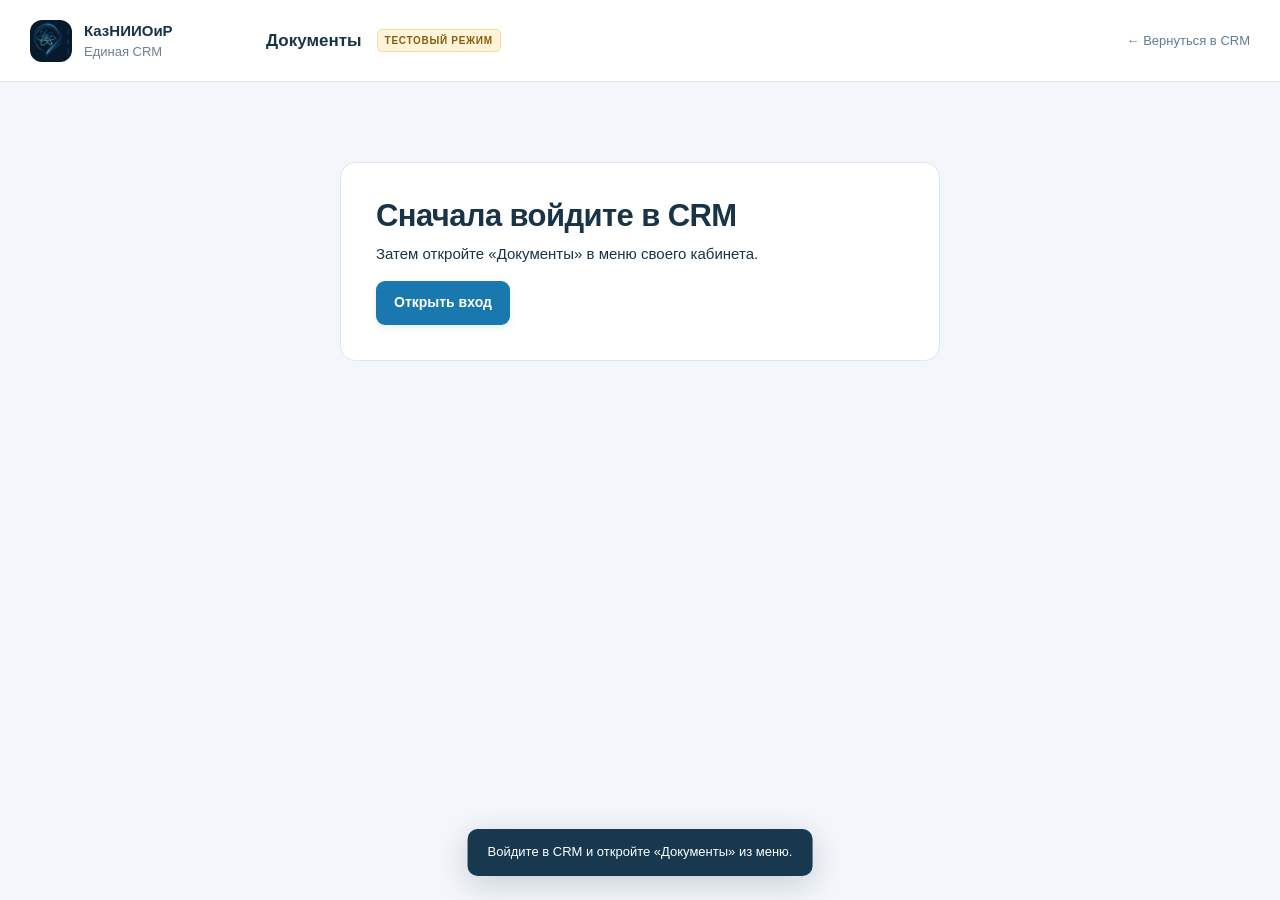
<file: documents.html>
<!doctype html>
<html lang="ru"><head><meta charset="utf-8"><meta name="viewport" content="width=device-width,initial-scale=1"><title>Документы · КазНИИОиР CRM</title><link rel="icon" href="assets/kazior-favicon.png"><link rel="stylesheet" href="documents.css"></head>
<body>
<header class="topbar"><a href="index.html" class="brand"><img src="assets/kazior-app-icon-192.png" alt=""><span>КазНИИОиР <small>Единая CRM</small></span></a><div class="top-title">Документы <span class="test-tag">ТЕСТОВЫЙ РЕЖИМ</span></div><a class="back" href="index.html">← Вернуться в CRM</a></header>
<div id="authRequired" class="auth-required" hidden><h1>Сначала войдите в CRM</h1><p>Затем откройте «Документы» в меню своего кабинета.</p><a class="button primary" href="index.html">Открыть вход</a></div>
<div class="workspace" id="workspace" hidden>
<aside class="sidebar"><button class="button primary new-doc" id="newDocBtn">＋ Создать документ</button><nav aria-label="Папки документов"><button class="folder active" data-filter="all">▤ Все документы <b id="docCount">0</b></button><button class="folder" data-filter="inbox">↓ На согласовании <b id="reviewCount">0</b></button><button class="folder" data-filter="mine">↗ Мои документы</button><button class="folder" data-filter="signed">✓ Подписанные</button><button class="folder" data-filter="draft">▧ Черновики</button></nav><div class="demo-note"><span>ПОПРОБУЙТЕ САМИ</span><h3>От записки до подписи</h3><p>Три готовых примера помогут пройти все шаги за пару минут.</p><button class="button soft" id="examplesBtn">Открыть 3 примера</button></div><div class="account"><i id="userInitial"></i><div id="docUser"></div></div></aside>
<main><div class="page-heading"><div><p class="eyebrow">СЛУЖЕБНЫЕ ЗАПИСКИ И ЗАЯВКИ</p><h1 id="viewTitle">Документы</h1><p id="viewSubtitle">Создайте документ, согласуйте и проверьте подписание.</p></div><div id="connection" role="status">Подключаемся…</div></div><div class="test-banner"><b>Это отдельная тестовая страница.</b> Кнопка «Тестовая подпись» показывает процесс и не создаёт ЭЦП. Для подписи своим ключом используется NCALayer и серверная проверка.</div>
<div id="listScreen"><div class="list-tools"><label><span class="sr-only">Поиск документов</span><input id="docSearch" type="search" placeholder="Поиск по названию или номеру…"></label><span id="listSummary"></span></div><div class="document-list" id="documentList"></div></div>
<div id="detailScreen" hidden><button class="text-button" id="backToList">← К списку документов</button><div class="document-heading"><div><div id="detailType" class="eyebrow"></div><h2 id="detailTitle"></h2><p id="detailMeta"></p></div><div class="action-row"><button class="button soft" id="exportDocBtn">↓ Скачать</button><button class="button soft" id="printDocBtn">Печать</button></div></div><ol class="steps" id="documentSteps"></ol><div class="document-workspace"><article class="preview-shell"><div class="preview-toolbar"><span>Предпросмотр документа</span><span id="detailStatus"></span></div><div id="documentPreview" class="paper"></div><div id="documentAttachments" class="attachments"></div></article><aside class="workflow-panel"><h3>Действия с документом</h3><div id="documentActions"></div><div id="documentParticipants"></div><div id="documentSignatures"></div></aside></div><section class="history"><h3>История документа</h3><div id="documentHistory"></div><form id="commentForm"><label for="docComment">Комментарий</label><textarea id="docComment" rows="2" placeholder="Напишите уточнение…" required></textarea><button class="button soft">Добавить комментарий</button></form></section></div>
</main></div>
<dialog id="documentModal"><form id="documentForm"><div class="modal-heading"><div><p class="eyebrow">ТЕСТОВЫЙ ДОКУМЕНТ</p><h2 id="formTitle">Создать документ</h2></div><button type="button" class="icon-button" id="closeDocModal" aria-label="Закрыть">×</button></div><label>Тип<select name="type"><option>Служебная записка</option><option>Заявка</option><option>Согласование</option></select></label><label>Название<input name="title" required maxlength="180" placeholder="Например: заменить принтер в кабинете 315"></label><label>Текст<textarea name="content" rows="7" required placeholder="Кому, что требуется и по какой причине…"></textarea></label><div id="participantsForm"><label>Найти участника<input id="participantSearch" type="search" placeholder="ФИО или отделение"></label><div class="two"><label>Кто согласует<select name="reviewer"></select></label><label>Кто подписывает<select name="signer"></select></label></div><p class="hint">Для самостоятельного теста оставьте себя в обоих полях.</p><label>Номер связанной заявки, если есть<input name="ticketId" placeholder="KZ-000001"></label><label>Вложения<input name="files" type="file" multiple><small>До 10 МБ на файл. Можно просмотреть после загрузки.</small></label></div><p id="documentFormError" class="error" role="alert"></p><div class="modal-actions"><button class="button soft" type="button" id="cancelDocForm">Отмена</button><button class="button primary" type="submit" id="saveDocBtn">Сохранить черновик</button></div></form></dialog>
<div id="toast" role="status" hidden></div><script src="ncalayer.js"></script><script src="documents.js"></script></body></html>
</file>
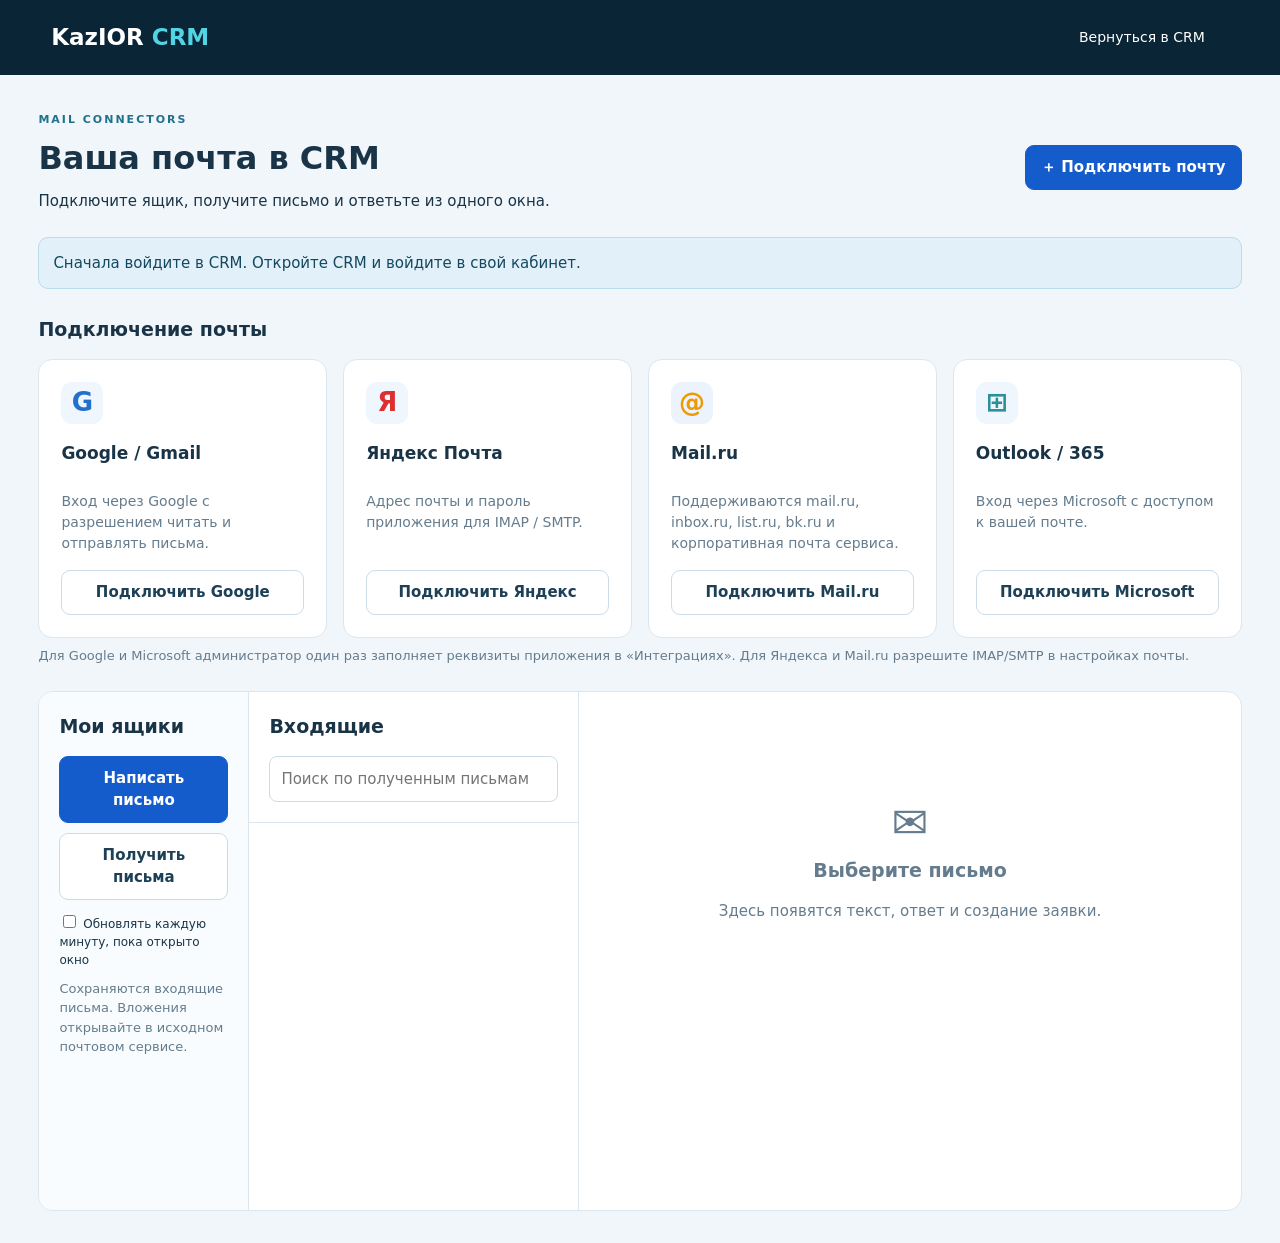
<file: mail.html>
<!doctype html><html lang="ru"><head><meta charset="utf-8"><meta name="viewport" content="width=device-width,initial-scale=1"><title>Почта · KazIOR CRM</title><link rel="stylesheet" href="mail.css"></head><body>
<header><a href="index.html" class="brand">KazIOR <span>CRM</span></a><nav><a href="index.html">Вернуться в CRM</a><span id="mailUser"></span></nav></header>
<main><div class="page-title"><div><span class="kicker">MAIL CONNECTORS</span><h1>Ваша почта в CRM</h1><p>Подключите ящик, получите письмо и ответьте из одного окна.</p></div><button id="connectToggle" class="primary">＋ Подключить почту</button></div>
<p id="mailNotice" class="notice" role="status"></p>
<section id="connectPanel"><h2>Подключение почты</h2><div class="connect-grid">
<article><span class="provider google">G</span><h3>Google / Gmail</h3><p>Вход через Google с разрешением читать и отправлять письма.</p><button data-connect="google">Подключить Google</button></article>
<article><span class="provider yandex">Я</span><h3>Яндекс Почта</h3><p>Адрес почты и пароль приложения для IMAP / SMTP.</p><button data-connect="yandex">Подключить Яндекс</button></article>
<article><span class="provider mailru">@</span><h3>Mail.ru</h3><p>Поддерживаются mail.ru, inbox.ru, list.ru, bk.ru и корпоративная почта сервиса.</p><button data-connect="mailru">Подключить Mail.ru</button></article>
<article><span class="provider microsoft">⊞</span><h3>Outlook / 365</h3><p>Вход через Microsoft с доступом к вашей почте.</p><button data-connect="microsoft">Подключить Microsoft</button></article>
</div><p class="hint">Для Google и Microsoft администратор один раз заполняет реквизиты приложения в «Интеграциях». Для Яндекса и Mail.ru разрешите IMAP/SMTP в настройках почты.</p></section>
<section class="mail-workspace"><aside><h2>Мои ящики</h2><div id="mailAccounts"></div><button id="composeBtn" class="primary">Написать письмо</button><button id="syncBtn">Получить письма</button><label class="auto"><input type="checkbox" id="autoSync"> Обновлять каждую минуту, пока открыто окно</label><p class="hint">Сохраняются входящие письма. Вложения открывайте в исходном почтовом сервисе.</p></aside><div class="inbox"><div class="inbox-head"><h2>Входящие</h2><input id="search" placeholder="Поиск по полученным письмам" aria-label="Поиск писем"></div><div id="messages"></div></div><article id="reader" class="reader"><div class="empty"><span>✉</span><h2>Выберите письмо</h2><p>Здесь появятся текст, ответ и создание заявки.</p></div></article></section>
</main><dialog id="mailDialog"></dialog><script src="mail.js"></script></body></html>
</file>
<file: styles.css>
:root{
  --bg:#07111d;--bg2:#0b1725;--panel:rgba(14,31,49,.94);--panel2:#102238;--line:rgba(116,190,255,.14);
  --text:#f3f8fd;--muted:#8ea6bb;--accent:#1bd2ef;--accent2:#427dff;--ok:#36d399;--warn:#f6c44e;--bad:#fb7185;
  --shadow:0 24px 70px rgba(0,0,0,.32);--radius:18px
}
body.light{--bg:#edf4f8;--bg2:#f8fbfd;--panel:#fff;--panel2:#f1f6fa;--line:rgba(20,62,98,.14);--text:#102130;--muted:#647d91;--shadow:0 18px 40px rgba(39,72,102,.12)}
*{box-sizing:border-box}html,body{margin:0;min-height:100%;font-family:Inter,Segoe UI,Arial,sans-serif;background:var(--bg);color:var(--text)}
button,input,select,textarea{font:inherit}.hidden{display:none!important}a{color:var(--accent);text-decoration:none}a:hover{text-decoration:underline}
.auth-screen{min-height:100vh;display:grid;place-items:center;padding:24px;position:relative;overflow:hidden}
.auth-bg{position:absolute;inset:0;background:radial-gradient(circle at 20% 20%,rgba(27,210,239,.18),transparent 32%),radial-gradient(circle at 80% 10%,rgba(66,125,255,.17),transparent 30%),linear-gradient(130deg,#030b15,#081a2d)}
.auth-bg:after{content:"";position:absolute;inset:0;background-image:linear-gradient(rgba(255,255,255,.025) 1px,transparent 1px),linear-gradient(90deg,rgba(255,255,255,.025) 1px,transparent 1px);background-size:38px 38px}
.auth-card{z-index:1;width:min(560px,100%);background:rgba(7,20,35,.9);border:1px solid rgba(120,210,255,.18);border-radius:24px;padding:26px;box-shadow:var(--shadow);backdrop-filter:blur(18px)}
.auth-brand,.brand{display:flex;align-items:center;gap:12px}.auth-brand img,.brand img{width:54px;height:54px;object-fit:cover;border-radius:15px;box-shadow:0 0 30px rgba(27,210,239,.2)}
.brand-name{font-size:17px;font-weight:800}.brand-sub{color:var(--accent);font-size:12px;margin-top:3px}.auth-tabs{display:grid;grid-template-columns:1fr 1fr;gap:8px;margin:24px 0 16px;background:#0b1725;padding:5px;border-radius:13px}
.auth-tab{border:0;background:transparent;color:#8ea6bb;padding:10px;border-radius:9px;cursor:pointer}.auth-tab.active{background:linear-gradient(135deg,rgba(27,210,239,.2),rgba(66,125,255,.15));color:#fff}
.auth-form label,.modal label,.view label{display:block;color:var(--muted);font-size:12px;font-weight:650;margin:12px 0}
input,select,textarea{width:100%;border:1px solid var(--line);background:var(--bg2);color:var(--text);border-radius:11px;padding:11px 12px;outline:none}input:focus,select:focus,textarea:focus{border-color:rgba(27,210,239,.55);box-shadow:0 0 0 3px rgba(27,210,239,.08)}
.btn,.icon-btn,.nav-btn,.link-btn,.social-btn{border:0;cursor:pointer;transition:.18s ease}.btn{padding:11px 15px;border-radius:11px;font-weight:750}.btn.primary{background:linear-gradient(135deg,var(--accent),#79e6fb);color:#041018;box-shadow:0 10px 24px rgba(27,210,239,.18)}.btn.soft{background:var(--panel2);color:var(--text);border:1px solid var(--line)}.btn.ghost{background:transparent;color:var(--text);border:1px solid var(--line)}.btn.danger{background:rgba(251,113,133,.12);color:#ffb5c1;border:1px solid rgba(251,113,133,.2)}.btn:hover{transform:translateY(-1px)}.wide{width:100%}
.demo-box{display:grid;gap:4px;background:rgba(27,210,239,.06);border:1px solid rgba(27,210,239,.12);border-radius:12px;padding:12px;margin-top:12px;color:#a7bfd2;font-size:12px}.social-title{text-align:center;color:#7891a6;margin:16px 0 9px;font-size:12px}.social-grid{display:grid;grid-template-columns:repeat(3,1fr);gap:8px}.social-btn{border:1px solid var(--line);background:#0b1725;color:#eaf5ff;padding:10px;border-radius:10px}.hint{color:#7891a6;font-size:11px;line-height:1.5}.copyright{font-size:11px;color:#71889b}.auth-copy{margin-top:18px;text-align:center}
.form-grid{display:grid;gap:0 12px}.form-grid.two{grid-template-columns:1fr 1fr}.full{grid-column:1/-1}
.app{display:grid;grid-template-columns:264px 1fr;min-height:100vh}.sidebar{position:sticky;top:0;height:100vh;padding:20px 15px;border-right:1px solid var(--line);background:linear-gradient(180deg,#071321,#081a2b);display:flex;flex-direction:column;z-index:30}.brand{padding:2px 7px 18px}.brand img{width:44px;height:44px}
.user-mini{display:flex;align-items:center;gap:10px;padding:13px 9px;margin-bottom:13px;border:1px solid var(--line);background:rgba(255,255,255,.025);border-radius:13px}.avatar{width:36px;height:36px;border-radius:999px;display:grid;place-items:center;background:linear-gradient(135deg,rgba(27,210,239,.2),rgba(66,125,255,.22));color:var(--accent);font-weight:850;border:1px solid rgba(27,210,239,.22)}.grow{min-width:0;display:grid}.user-mini strong{font-size:12px;white-space:nowrap;overflow:hidden;text-overflow:ellipsis}.user-mini span{font-size:10px;color:var(--muted);margin-top:3px}
.nav{display:grid;gap:6px}.nav-btn{background:transparent;color:var(--muted);padding:12px 13px;border-radius:11px;text-align:left;display:flex;gap:11px;align-items:center}.nav-btn:hover{color:var(--text);background:rgba(27,210,239,.06)}.nav-btn.active{color:#fff;background:linear-gradient(90deg,rgba(27,210,239,.2),rgba(66,125,255,.12));box-shadow:inset 2px 0 var(--accent)}.side-footer{margin-top:auto;border-top:1px solid var(--line);padding:15px 6px}.system-state{display:flex;align-items:center;gap:9px;color:var(--muted);font-size:11px}.system-state i{width:8px;height:8px;border-radius:99px;background:var(--ok);box-shadow:0 0 0 5px rgba(54,211,153,.08)}
.main{min-width:0;padding:0 26px 28px;background:radial-gradient(circle at 80% 3%,rgba(27,210,239,.07),transparent 28%),var(--bg)}.topbar{position:sticky;top:0;z-index:20;display:flex;justify-content:space-between;align-items:center;gap:20px;padding:18px 0;background:linear-gradient(180deg,var(--bg),rgba(7,17,29,.9));backdrop-filter:blur(14px)}body.light .topbar{background:rgba(237,244,248,.9)}.top-left{display:flex;align-items:center;gap:10px}.topbar h1{margin:0;font-size:25px}.topbar p{margin:3px 0 0;color:var(--muted);font-size:12px}.top-actions{display:flex;gap:9px;align-items:center}.search{width:300px}.icon-btn{width:42px;height:42px;border:1px solid var(--line);border-radius:11px;background:var(--panel);color:var(--text)}.mobile-menu{display:none}
.view{display:none}.view.active{display:block}.hero{min-height:220px;border:1px solid var(--line);border-radius:24px;padding:30px;display:flex;justify-content:space-between;align-items:center;gap:24px;background:linear-gradient(120deg,rgba(16,48,77,.96),rgba(7,25,44,.95));box-shadow:var(--shadow);position:relative;overflow:hidden}.hero:after{content:"";position:absolute;width:360px;height:360px;border-radius:999px;right:-100px;top:-160px;background:radial-gradient(circle,rgba(27,210,239,.28),transparent 68%)}.hero-copy,.hero-actions{z-index:1}.eyebrow{font-size:10px;letter-spacing:1.8px;color:var(--accent);font-weight:850}.hero h2{font-size:clamp(30px,3vw,46px);max-width:840px;line-height:1.05;margin:10px 0}.hero p{color:#a6bdcf;max-width:760px;line-height:1.6}.hero-actions{display:flex;gap:8px;flex-wrap:wrap}
.metric-grid{display:grid;grid-template-columns:repeat(4,minmax(0,1fr));gap:14px;margin:17px 0}.metric{background:var(--panel);border:1px solid var(--line);border-radius:16px;padding:17px}.metric span{color:var(--muted);font-size:11px}.metric strong{display:block;font-size:28px;margin:7px 0 3px}.metric small{color:var(--muted)}.dash-grid{display:grid;grid-template-columns:1.35fr .8fr;gap:16px}.panel{background:var(--panel);border:1px solid var(--line);border-radius:18px;padding:19px;box-shadow:0 10px 28px rgba(0,0,0,.08)}.panel-head{display:flex;justify-content:space-between;gap:12px;align-items:center;margin-bottom:13px}.panel h3{margin:0 0 4px}.panel p{margin:0;color:var(--muted);font-size:12px}.link-btn{background:transparent;color:var(--accent)}.muted{color:var(--muted)}
.recent-row{display:grid;grid-template-columns:110px 1fr 110px 90px;gap:10px;align-items:center;border-top:1px solid var(--line);padding:12px 0}.recent-row:first-child{border-top:0}.ticket-id{font-size:11px;color:var(--accent);font-weight:850}.recent-title{font-size:13px;font-weight:750}.recent-meta{font-size:11px;color:var(--muted);margin-top:4px}
.tag{display:inline-flex;align-items:center;justify-content:center;border-radius:999px;padding:5px 9px;font-size:10px;font-weight:850}.tag.p1{background:rgba(251,113,133,.12);color:#ffb7c2}.tag.p2{background:rgba(246,196,78,.12);color:#ffd66f}.tag.p3{background:rgba(27,210,239,.12);color:#8beaff}.tag.p4{background:rgba(148,163,184,.12);color:#c8d3dd}.tag.ok{background:rgba(54,211,153,.12);color:#86efc0}.tag.warn{background:rgba(246,196,78,.12);color:#ffd66f}.tag.neutral{background:rgba(148,163,184,.12);color:#c7d2dc}
.load-row{margin:14px 0}.load-head{display:flex;justify-content:space-between;font-size:12px;margin-bottom:6px}.progress{height:8px;border-radius:99px;background:var(--panel2);overflow:hidden}.progress i{display:block;height:100%;background:linear-gradient(90deg,var(--accent),var(--accent2));border-radius:99px}
.toolbar{display:flex;justify-content:space-between;gap:12px;align-items:center;margin-bottom:13px}.filter-row{display:flex;gap:8px;flex-wrap:wrap}.filter-row select{width:auto;min-width:160px}.kanban{display:grid;grid-template-columns:repeat(5,minmax(270px,1fr));gap:12px;overflow-x:auto;padding-bottom:12px}.kanban-col{min-height:540px;background:rgba(255,255,255,.018);border:1px solid var(--line);border-radius:15px;padding:11px}.kanban-head{display:flex;justify-content:space-between;align-items:center;padding:4px 4px 10px;font-size:12px;font-weight:850}.ticket-card{background:var(--panel2);border:1px solid var(--line);border-radius:13px;padding:12px;margin-bottom:9px;cursor:pointer}.ticket-card:hover{border-color:rgba(27,210,239,.32);transform:translateY(-1px)}.ticket-card h4{margin:8px 0 5px;font-size:13px;line-height:1.35}.ticket-card p{margin:0;font-size:11px;color:var(--muted);line-height:1.45}.ticket-card-foot{display:flex;justify-content:space-between;gap:8px;align-items:center;margin-top:10px;padding-top:9px;border-top:1px solid var(--line)}
.create-layout,.assistant-layout{display:grid;grid-template-columns:1.2fr .9fr;gap:15px}.form-panel{padding:22px}.upload-box{border:1px dashed rgba(27,210,239,.35);padding:14px;border-radius:13px;background:rgba(27,210,239,.035)}.upload-box input{margin-top:8px}.upload-box small{display:block;margin-top:6px;color:var(--muted)}.form-actions{display:flex;justify-content:flex-end;gap:8px;margin-top:14px;flex-wrap:wrap}.ai-side{background:linear-gradient(160deg,rgba(17,49,75,.94),rgba(11,28,45,.96))}.chips{display:flex;gap:7px;flex-wrap:wrap;margin:14px 0}.chips span{font-size:10px;padding:6px 9px;border-radius:999px;background:rgba(255,255,255,.06);border:1px solid var(--line)}.ai-result,.ai-answer{min-height:150px;border:1px solid var(--line);border-radius:13px;background:var(--bg2);padding:14px;color:var(--muted);line-height:1.65;white-space:pre-wrap}
.table-wrap{overflow:auto}table{width:100%;border-collapse:collapse;min-width:780px}th,td{text-align:left;padding:11px;border-bottom:1px solid var(--line);font-size:11px;vertical-align:top}th{color:var(--muted);font-weight:700}.table-actions{display:flex;gap:6px;flex-wrap:wrap}.mini-btn{border:1px solid var(--line);background:var(--panel2);color:var(--text);border-radius:8px;padding:6px 8px;cursor:pointer;font-size:10px}
.card-grid{display:grid;grid-template-columns:repeat(3,minmax(0,1fr));gap:14px}.profile-card{background:var(--panel);border:1px solid var(--line);border-radius:16px;padding:17px}.profile-top{display:flex;align-items:center;gap:10px}.profile-card .avatar{width:44px;height:44px}.profile-meta{display:grid;gap:8px;margin-top:14px}.profile-meta div{display:flex;justify-content:space-between;gap:10px;border-top:1px solid var(--line);padding-top:8px;font-size:11px;color:var(--muted)}.profile-meta b{color:var(--text)}
.report-actions{display:flex;gap:10px;margin:10px 0 17px}.settings-grid{display:grid;grid-template-columns:1fr 1fr;gap:15px}.integration-row{display:flex;justify-content:space-between;align-items:center;gap:14px;border-top:1px solid var(--line);padding:13px 0}.integration-row:first-of-type{margin-top:10px}
.footer{margin-top:20px;border-top:1px solid var(--line);padding:18px 3px;color:var(--muted);font-size:11px}
.modal-backdrop{position:fixed;inset:0;background:rgba(0,5,12,.7);backdrop-filter:blur(7px);display:grid;place-items:center;padding:20px;z-index:100}.modal{width:min(700px,100%);max-height:92vh;overflow:auto;background:var(--panel);border:1px solid var(--line);border-radius:19px;padding:20px;box-shadow:var(--shadow)}.modal.large{width:min(1000px,100%)}.modal-head{display:flex;justify-content:space-between;gap:10px;align-items:flex-start}.ticket-detail-grid{display:grid;grid-template-columns:1fr 1fr;gap:14px}.ticket-block{background:var(--panel2);border:1px solid var(--line);border-radius:13px;padding:14px}.ticket-block h4{margin:0 0 10px}.kv{display:grid;grid-template-columns:130px 1fr;gap:6px 12px;font-size:11px}.kv span{color:var(--muted)}.messages{display:grid;gap:9px;max-height:300px;overflow:auto}.msg{border:1px solid var(--line);border-radius:12px;padding:10px;background:var(--bg2)}.msg-head{display:flex;justify-content:space-between;gap:12px;color:var(--muted);font-size:10px;margin-bottom:6px}.attachments{display:flex;gap:7px;flex-wrap:wrap;margin-top:8px}.attachment{padding:6px 8px;border-radius:8px;background:rgba(27,210,239,.07);color:var(--accent);font-size:10px}
.toast-host{position:fixed;right:18px;bottom:18px;z-index:200;display:grid;gap:8px}.toast{background:var(--panel);border:1px solid var(--line);box-shadow:var(--shadow);border-radius:11px;padding:11px 13px;min-width:260px;font-size:12px}
@media(max-width:1150px){.metric-grid{grid-template-columns:repeat(2,1fr)}.dash-grid,.create-layout,.assistant-layout{grid-template-columns:1fr}.card-grid{grid-template-columns:repeat(2,1fr)}.search{width:220px}}
@media(max-width:850px){.app{grid-template-columns:1fr}.sidebar{position:fixed;width:264px;left:-280px;transition:.22s ease;box-shadow:var(--shadow)}.sidebar.open{left:0}.mobile-menu{display:block}.main{padding:0 14px 24px}.topbar{align-items:flex-start}.top-actions{flex-wrap:wrap;justify-content:flex-end}.search{order:3;width:100%}.hero{flex-direction:column;align-items:flex-start}.card-grid,.settings-grid{grid-template-columns:1fr}.ticket-detail-grid{grid-template-columns:1fr}}
@media(max-width:560px){.auth-card{padding:19px}.form-grid.two{grid-template-columns:1fr}.full{grid-column:auto}.social-grid{grid-template-columns:1fr}.metric-grid{grid-template-columns:1fr 1fr}.recent-row{grid-template-columns:82px 1fr}.recent-row>*:nth-child(n+3){display:none}.hero{padding:20px}.hero h2{font-size:30px}.topbar h1{font-size:20px}.topbar p{display:none}}
@media print{.sidebar,.topbar,.report-actions,.footer{display:none!important}.app{display:block!important}.main{padding:0;background:#fff;color:#000}.view{display:none!important}#reportsView{display:block!important}.panel{border:0;box-shadow:none;background:#fff;color:#000}.metric-grid{grid-template-columns:repeat(4,1fr)}.metric{background:#fff;border:1px solid #ddd;color:#000}table{min-width:0}th,td{color:#000;border-color:#ddd}}


/* =========================================================
   v5 — Bitrix24 / amoCRM inspired workspace
   Improved light theme contrast
   ========================================================= */
:root{
  --app-bg:#07111d;
  --surface:#0e1f31;
  --surface-soft:#102238;
  --surface-hover:#152b43;
  --input-bg:#0b1725;
  --border:rgba(116,190,255,.16);
  --text-main:#f5f9fd;
  --text-secondary:#91a8bb;
  --text-tertiary:#6f879b;
  --sidebar-bg:#071827;
  --sidebar-bg-2:#06131f;
  --sidebar-text:#d8e6f1;
  --sidebar-muted:#7791a8;
  --sidebar-active:#123650;
  --workspace-start:#20369d;
  --workspace-end:#1830a6;
  --hero-title:#ffffff;
  --hero-sub:#bed2e1;
  --control-bg:#102238;
  --control-text:#f5f9fd;
}
body.light{
  --app-bg:#eef5f8;
  --surface:#ffffff;
  --surface-soft:#f6f9fb;
  --surface-hover:#edf4f8;
  --input-bg:#ffffff;
  --border:#d8e4eb;
  --text-main:#162536;
  --text-secondary:#536c81;
  --text-tertiary:#7890a2;
  --sidebar-bg:#081b2b;
  --sidebar-bg-2:#061521;
  --sidebar-text:#e9f3fa;
  --sidebar-muted:#8ea9bc;
  --sidebar-active:#113b5a;
  --workspace-start:#233aa6;
  --workspace-end:#162c94;
  --hero-title:#ffffff;
  --hero-sub:#c9dce9;
  --control-bg:#ffffff;
  --control-text:#162536;
  --shadow:0 14px 34px rgba(29,63,90,.10);
}
html,body{background:var(--app-bg);color:var(--text-main)}
.main{background:radial-gradient(circle at 82% 2%,rgba(33,183,224,.06),transparent 24%),var(--app-bg);padding-top:0}
body.light .main{background:linear-gradient(180deg,#eef5f8,#f7fafc 52%,#eef5f8)}
.sidebar{
  background:linear-gradient(180deg,var(--sidebar-bg),var(--sidebar-bg-2));
  border-right:1px solid rgba(255,255,255,.07);
  color:var(--sidebar-text);
  padding-top:14px;
}
body.light .sidebar{background:linear-gradient(180deg,var(--sidebar-bg),var(--sidebar-bg-2))}
.sidebar .brand-name,.sidebar .user-mini strong{color:var(--sidebar-text)}
.sidebar .brand-sub,.sidebar .user-mini span,.sidebar .system-state{color:var(--sidebar-muted)}
.sidebar-brand{position:relative;padding-right:30px}
.brand-copy{min-width:0}
.collapse-btn{
  position:absolute;right:2px;top:10px;width:26px;height:30px;border:0;border-radius:8px;
  background:rgba(255,255,255,.055);color:#a8c1d3;cursor:pointer;font-size:22px;line-height:1
}
.collapse-btn:hover{background:rgba(255,255,255,.11);color:white}
.nav{gap:4px}
.nav-section-label{
  margin:15px 12px 6px;color:#54758d;font-size:9px;letter-spacing:1.1px;text-transform:uppercase;font-weight:800
}
.nav-btn{
  color:var(--sidebar-muted);padding:10px 12px;position:relative;min-height:40px;border-radius:9px
}
.nav-btn b{width:20px;text-align:center;color:#7ea6c0;font-size:14px}
.nav-btn span{font-size:12px}
.nav-btn em{
  margin-left:auto;min-width:20px;height:18px;padding:0 5px;border-radius:99px;
  display:grid;place-items:center;background:#ef5350;color:#fff;font-style:normal;font-size:9px;font-weight:850
}
.nav-btn:hover{color:#fff;background:rgba(255,255,255,.055)}
.nav-btn.active{background:var(--sidebar-active);color:#fff;box-shadow:inset 2px 0 #23d1ee}
.nav-btn.active b{color:#23d1ee}

body.sidebar-collapsed .app{grid-template-columns:72px 1fr}
body.sidebar-collapsed .sidebar{width:72px;padding-left:9px;padding-right:9px}
body.sidebar-collapsed .sidebar .brand-copy,
body.sidebar-collapsed .sidebar .user-mini .grow,
body.sidebar-collapsed .sidebar .nav-btn span,
body.sidebar-collapsed .sidebar .nav-btn em,
body.sidebar-collapsed .sidebar .nav-section-label,
body.sidebar-collapsed .sidebar .side-footer span{display:none}
body.sidebar-collapsed .sidebar .brand{justify-content:center;padding-left:0;padding-right:0}
body.sidebar-collapsed .sidebar .brand img{width:40px;height:40px}
body.sidebar-collapsed .sidebar .collapse-btn{right:-2px;top:45px;transform:rotate(180deg)}
body.sidebar-collapsed .sidebar .user-mini{justify-content:center;padding:9px 3px}
body.sidebar-collapsed .sidebar .nav-btn{justify-content:center;padding:10px 6px}
body.sidebar-collapsed .sidebar .nav-btn b{font-size:16px}

.workspacebar{
  height:44px;margin:0 -26px;padding:0 26px;
  display:flex;align-items:center;justify-content:space-between;gap:15px;
  background:linear-gradient(90deg,var(--workspace-start),var(--workspace-end));
  color:#fff;position:sticky;top:0;z-index:24;box-shadow:0 4px 18px rgba(18,39,130,.18)
}
.workspace-tabs{display:flex;height:100%;align-items:stretch;overflow-x:auto}
.workspace-tab{
  border:0;background:transparent;color:#cad4ff;padding:0 13px;cursor:pointer;font-size:12px;
  border-bottom:3px solid transparent;white-space:nowrap
}
.workspace-tab:hover{background:rgba(255,255,255,.08);color:#fff}
.workspace-tab.active{background:rgba(255,255,255,.12);color:#fff;border-bottom-color:#50d8ff}
.workspace-actions{display:flex;align-items:center;gap:10px}
.workspace-icon{
  position:relative;width:34px;height:34px;border:0;border-radius:8px;background:rgba(255,255,255,.08);color:white;cursor:pointer
}
.workspace-icon span{
  position:absolute;right:-4px;top:-5px;min-width:17px;height:17px;border-radius:99px;background:#ff544d;
  display:grid;place-items:center;font-size:9px;font-weight:900
}
.workspace-clock{font-size:11px;color:#d7e1ff;min-width:36px}
.topbar{
  position:sticky;top:44px;background:color-mix(in srgb,var(--app-bg) 94%,transparent);
  border-bottom:1px solid var(--border);padding:14px 0;z-index:22
}
body.light .topbar{background:rgba(238,245,248,.94)}
.topbar h1{color:var(--text-main)}
.topbar p{color:var(--text-secondary)}
.search,input,select,textarea{
  background:var(--input-bg)!important;color:var(--text-main)!important;border-color:var(--border)!important
}
input::placeholder,textarea::placeholder{color:var(--text-tertiary)!important}
select option{background:var(--surface);color:var(--text-main)}
.icon-btn,.btn.ghost,.btn.soft,.mini-btn{
  background:var(--surface)!important;color:var(--text-main)!important;border-color:var(--border)!important
}
.btn.primary{background:linear-gradient(135deg,#25d1ed,#64e2f7)!important;color:#061521!important}
.btn.compact{padding:9px 14px}
.panel,.metric,.profile-card,.ticket-card,.kanban-col,.modal,.auth-card{
  background:var(--surface);color:var(--text-main);border-color:var(--border)
}
.panel p,.muted,.recent-meta,.ticket-card p,.metric span,.metric small{color:var(--text-secondary)!important}
.panel h3,.recent-title,.metric strong,.ticket-card h4{color:var(--text-main)}
.hero{
  background:linear-gradient(125deg,#173b5b 0%,#102e49 58%,#11364e 100%);
  border-color:rgba(98,220,255,.14);min-height:188px
}
.hero h2{color:var(--hero-title)!important;text-shadow:0 1px 1px rgba(0,0,0,.12)}
.hero p{color:var(--hero-sub)!important}
body.light .hero{background:linear-gradient(125deg,#17405f,#113149 62%,#0f3850)}
body.light .hero h2{color:#fff!important}
body.light .hero p{color:#c8dce8!important}
body.light .hero .btn.soft{background:#fff!important;color:#14283a!important;border-color:#fff!important}
.eyebrow{color:#21d4f1!important}
.footer{color:var(--text-secondary);border-color:var(--border)}
.table-wrap table{background:var(--surface)}
th{color:var(--text-secondary);background:var(--surface-soft)}
td{color:var(--text-main);border-color:var(--border)}
.integration-row,.recent-row{border-color:var(--border)}
.ai-result,.ai-answer,.ticket-block,.msg{background:var(--surface-soft);color:var(--text-main);border-color:var(--border)}
.kv span,.msg-head{color:var(--text-secondary)}
.upload-box{background:var(--surface-soft)}
.progress{background:var(--surface-soft)}
body.light .tag.neutral{background:#eaf0f4;color:#3f5c70}
body.light .tag.warn{background:#fff1ce;color:#7a5600}
body.light .tag.ok{background:#dcf8eb;color:#176444}
body.light .tag.p1{background:#ffe2e7;color:#9a2d3e}
body.light .tag.p2{background:#fff1cf;color:#795500}
body.light .tag.p3{background:#dff7fc;color:#156375}
body.light .tag.p4{background:#e9eef2;color:#465c6d}

/* Messenger */
.messenger-shell{
  display:grid;grid-template-columns:330px minmax(420px,1fr) 260px;height:calc(100vh - 132px);
  min-height:600px;border:1px solid var(--border);border-radius:16px;overflow:hidden;background:var(--surface);box-shadow:var(--shadow)
}
.chat-list-panel,.chat-info-panel{background:var(--surface);min-width:0}
.chat-list-panel{border-right:1px solid var(--border);display:flex;flex-direction:column}
.chat-info-panel{border-left:1px solid var(--border);padding:16px;overflow:auto}
.chat-list-head,.chat-thread-head{
  min-height:70px;padding:14px 16px;display:flex;align-items:center;justify-content:space-between;border-bottom:1px solid var(--border)
}
.chat-list-head h3,.chat-thread-head h3{margin:0;color:var(--text-main)}
.chat-list-head p,.chat-thread-head p{margin:3px 0 0;color:var(--text-secondary);font-size:11px}
.circle-action{width:34px;height:34px;border:0;border-radius:99px;background:#22cae8;color:#061621;font-size:20px;cursor:pointer}
.chat-search-wrap{padding:10px 12px;border-bottom:1px solid var(--border)}
.chat-search-wrap input{border-radius:99px}
.chat-list{overflow:auto;flex:1}
.chat-list-item{display:flex;gap:10px;padding:12px;border-bottom:1px solid var(--border);cursor:pointer}
.chat-list-item:hover,.chat-list-item.active{background:var(--surface-hover)}
.chat-avatar{flex:0 0 42px;height:42px;border-radius:99px;display:grid;place-items:center;background:linear-gradient(135deg,#25cbe7,#3b77e6);color:#fff;font-weight:850}
.chat-list-body{min-width:0;flex:1}
.chat-list-row{display:flex;justify-content:space-between;gap:10px}
.chat-list-name{font-weight:750;font-size:12px;color:var(--text-main);white-space:nowrap;overflow:hidden;text-overflow:ellipsis}
.chat-list-time{font-size:9px;color:var(--text-tertiary)}
.chat-preview{margin-top:4px;font-size:10px;color:var(--text-secondary);white-space:nowrap;overflow:hidden;text-overflow:ellipsis}
.chat-thread-panel{display:flex;flex-direction:column;min-width:0;background:var(--surface-soft)}
.chat-messages{flex:1;overflow:auto;padding:18px;background:
  radial-gradient(circle at 10% 10%,rgba(28,205,237,.035),transparent 30%),var(--surface-soft)}
.chat-empty{height:100%;display:grid;place-items:center;align-content:center;text-align:center;color:var(--text-secondary)}
.chat-empty-art{font-size:48px;margin-bottom:10px}
.chat-empty h3{margin:0 0 4px;color:var(--text-main)}
.chat-empty p{margin:0;max-width:350px;font-size:11px}
.chat-bubble{max-width:76%;margin-bottom:10px;padding:10px 12px;border:1px solid var(--border);border-radius:13px 13px 13px 4px;background:var(--surface);box-shadow:0 5px 15px rgba(0,0,0,.04)}
.chat-bubble.mine{margin-left:auto;border-radius:13px 13px 4px 13px;background:color-mix(in srgb,#22cbe8 13%,var(--surface))}
.chat-bubble-head{display:flex;justify-content:space-between;gap:10px;font-size:9px;color:var(--text-secondary);margin-bottom:5px}
.chat-bubble-text{font-size:12px;line-height:1.5;color:var(--text-main);white-space:pre-wrap}
.chat-composer{display:flex;align-items:flex-end;gap:8px;padding:10px;border-top:1px solid var(--border);background:var(--surface)}
.chat-composer.disabled{opacity:.45;pointer-events:none}
.chat-composer textarea{min-height:42px;max-height:110px;resize:vertical}
.attach-btn{width:38px;height:38px;display:grid!important;place-items:center;margin:0!important;border:1px solid var(--border);border-radius:10px;background:var(--surface-soft);cursor:pointer}
.attach-btn input{display:none}
.chat-info-empty{color:var(--text-secondary);font-size:11px;text-align:center;margin-top:25px}
.chat-info-card h4{margin:0 0 12px;color:var(--text-main)}
.chat-info-card .info-line{padding:9px 0;border-top:1px solid var(--border);display:grid;gap:2px}
.chat-info-card .info-line span{font-size:9px;color:var(--text-tertiary)}
.chat-info-card .info-line b{font-size:11px;color:var(--text-main)}

/* Tasks */
.tasks-toolbar{display:flex;justify-content:space-between;align-items:center;margin-bottom:14px}
.task-board{display:grid;grid-template-columns:repeat(3,minmax(280px,1fr));gap:14px;overflow-x:auto}
.task-column{background:var(--surface-soft);border:1px solid var(--border);border-radius:15px;padding:11px;min-height:520px}
.task-column-head{display:flex;justify-content:space-between;padding:5px 4px 11px;color:var(--text-main);font-size:12px;font-weight:800}
.task-card{background:var(--surface);border:1px solid var(--border);border-radius:12px;padding:12px;margin-bottom:9px;cursor:pointer}
.task-card:hover{border-color:#59cfe5;transform:translateY(-1px)}
.task-card h4{margin:0 0 7px;color:var(--text-main);font-size:12px}
.task-meta{display:flex;justify-content:space-between;gap:8px;color:var(--text-secondary);font-size:9px}

/* Contact center */
.contact-hero{display:flex;align-items:center;justify-content:space-between;margin-bottom:14px}
.channel-grid{display:grid;grid-template-columns:repeat(3,minmax(0,1fr));gap:14px}
.channel-card{background:var(--surface);border:1px solid var(--border);border-radius:16px;padding:17px}
.channel-card-top{display:flex;align-items:center;gap:12px}
.channel-icon{width:44px;height:44px;border-radius:12px;display:grid;place-items:center;background:var(--surface-soft);font-size:22px}
.channel-card h4{margin:0;color:var(--text-main)}
.channel-card p{color:var(--text-secondary);font-size:11px;line-height:1.5}
.channel-actions{display:flex;gap:7px;flex-wrap:wrap;margin-top:12px}

/* Floating create */
.floating-create{
  position:fixed;right:24px;bottom:24px;width:54px;height:54px;border-radius:99px;border:0;background:linear-gradient(135deg,#20cde9,#43e0ef);
  color:#06202a;font-size:27px;box-shadow:0 16px 35px rgba(20,190,220,.28);cursor:pointer;z-index:60
}
.floating-create:hover{transform:translateY(-2px)}

@media(max-width:1250px){
  .messenger-shell{grid-template-columns:290px 1fr}.chat-info-panel{display:none}
  .channel-grid{grid-template-columns:repeat(2,1fr)}
}
@media(max-width:850px){
  .workspacebar{margin:0 -14px;padding:0 14px}
  .topbar{top:44px}
  body.sidebar-collapsed .app{grid-template-columns:1fr}
  .messenger-shell{grid-template-columns:1fr;height:auto;min-height:700px}
  .chat-list-panel{max-height:280px;border-right:0;border-bottom:1px solid var(--border)}
  .chat-thread-panel{min-height:520px}
  .task-board{grid-template-columns:repeat(3,280px)}
  .channel-grid{grid-template-columns:1fr}
}
@media(max-width:560px){
  .workspace-actions .workspace-clock{display:none}
  .workspace-tab{padding:0 10px}
  .floating-create{right:14px;bottom:14px;width:50px;height:50px}
  .metric-grid{grid-template-columns:1fr 1fr}
}


/* =========================================================
   v6 — Integrations / WhatsApp / Mail
   ========================================================= */
.integration-hero{
  display:flex;align-items:center;justify-content:space-between;gap:20px;margin-bottom:14px;
  background:linear-gradient(125deg,color-mix(in srgb,var(--surface) 88%,#0ea5c6),var(--surface));
}
.integration-hero h3{font-size:22px;margin:4px 0}
.integration-hero-status{display:flex;align-items:center}
.integration-layout{display:grid;grid-template-columns:minmax(0,1.25fr) minmax(300px,.65fr);gap:14px}
.integration-main-card,.integration-log-card{min-height:520px}
.integration-title-row{display:grid;grid-template-columns:48px 1fr auto;gap:12px;align-items:center;margin-bottom:14px}
.integration-title-row h3{margin:0 0 3px}
.integration-title-row p{margin:0;color:var(--text-secondary);font-size:11px}
.provider-logo{
  width:44px;height:44px;border-radius:12px;display:grid;place-items:center;font-weight:900;font-size:17px;
  border:1px solid var(--border);background:var(--surface-soft);color:var(--text-main)
}
.provider-logo.wa{background:linear-gradient(135deg,#16b96c,#24d77f);color:white;border:0}
.provider-logo.google{background:#fff;color:#3578e5}
.provider-logo.yandex{background:#ffdf00;color:#1b1b1b}
.provider-logo.mailru{background:#168de2;color:white}
.security-note{
  border:1px solid color-mix(in srgb,var(--warn) 35%,var(--border));background:color-mix(in srgb,var(--warn) 8%,var(--surface-soft));
  border-radius:12px;padding:11px 12px;margin-bottom:12px;color:var(--text-secondary);font-size:11px;line-height:1.5
}
.secret-field{display:flex;gap:7px}.secret-field input{flex:1}.secret-field .mini-btn{flex:0 0 auto}
.toggle-list{display:grid;gap:8px;margin:14px 0}
.toggle-row{
  display:grid!important;grid-template-columns:20px 1fr;gap:10px;align-items:start!important;margin:0!important;
  padding:10px;border:1px solid var(--border);border-radius:11px;background:var(--surface-soft)
}
.toggle-row input{width:16px;height:16px;margin:2px 0 0}
.toggle-row span{display:grid;gap:2px;color:var(--text-main)}
.toggle-row small{color:var(--text-secondary);font-weight:400;line-height:1.4}
.integration-actions{justify-content:flex-start}
.notification-preview{margin-top:15px;border:1px solid var(--border);border-radius:13px;overflow:hidden;background:var(--surface-soft)}
.notification-preview-head{padding:9px 11px;border-bottom:1px solid var(--border);font-size:10px;color:var(--text-secondary);font-weight:800}
.notification-preview pre{
  margin:0;padding:13px;white-space:pre-wrap;font:11px/1.55 Consolas,monospace;color:var(--text-main);background:transparent
}
.integration-log{display:grid;gap:8px;max-height:445px;overflow:auto}
.integration-log-item{border:1px solid var(--border);background:var(--surface-soft);border-radius:11px;padding:10px}
.integration-log-item-head{display:flex;justify-content:space-between;gap:10px;margin-bottom:5px;font-size:9px;color:var(--text-secondary)}
.integration-log-item b{color:var(--text-main)}
.integration-log-item p{margin:0!important;font-size:10px!important;line-height:1.45}
.mail-section{margin-top:14px}
.mail-header-card{display:flex;justify-content:space-between;align-items:center;gap:20px;margin-bottom:14px}
.mail-header-card h3{margin:4px 0}.mail-grid{display:grid;grid-template-columns:repeat(3,minmax(0,1fr));gap:14px}
.mail-card{background:var(--surface);border:1px solid var(--border);border-radius:16px;padding:16px;box-shadow:0 9px 24px rgba(0,0,0,.05)}
.mail-card-top{display:flex;gap:10px;align-items:center;margin-bottom:10px}
.mail-card h4{margin:0 0 5px;color:var(--text-main)}
.mail-card-actions{display:flex;gap:7px;flex-wrap:wrap;margin-top:11px}
.mail-open-link{text-decoration:none!important;display:inline-flex;align-items:center}
.mail-runtime-note{margin-top:14px}
.mail-runtime-note h4{margin:0 0 6px}.mail-runtime-note p{color:var(--text-secondary);line-height:1.55}
.mail-runtime-note code{color:var(--accent)}

@media(max-width:1100px){
  .integration-layout{grid-template-columns:1fr}
  .mail-grid{grid-template-columns:1fr 1fr}
}
@media(max-width:700px){
  .integration-hero,.mail-header-card{align-items:flex-start;flex-direction:column}
  .integration-title-row{grid-template-columns:44px 1fr}
  .integration-title-row > .tag{grid-column:1/-1;justify-self:start}
  .mail-grid{grid-template-columns:1fr}
}


/* =========================================================
   v7 KazNIIOiR enterprise workspace
   ========================================================= */
.kazior-auth{padding:0;display:block;min-height:100vh;background:#06111e}
.kazior-auth .auth-split{min-height:100vh;display:grid;grid-template-columns:55% 45%;position:relative}
.auth-developer-mark{position:absolute;z-index:5;left:32px;top:28px;display:flex;align-items:center;gap:12px;color:#fff}
.auth-developer-mark img{width:58px;height:58px;border-radius:16px;object-fit:cover;box-shadow:0 12px 28px rgba(0,0,0,.25)}
.auth-developer-mark div{display:grid}.auth-developer-mark strong{font-size:18px}.auth-developer-mark span{font-size:10px;color:#27d5ef;margin-top:4px}
.auth-hero-panel{position:relative;overflow:hidden;display:flex;align-items:center;padding:140px 6vw 70px;background:linear-gradient(145deg,#061b30,#0b3655 72%,#0f4766);color:#fff}
.auth-hero-panel:after{content:"";position:absolute;inset:0;background:radial-gradient(circle at 85% 78%,rgba(44,194,232,.16),transparent 32%)}
.auth-hero-content{position:relative;z-index:2;max-width:680px}.auth-hero-content h1{font-size:clamp(44px,5vw,72px);line-height:1.03;margin:14px 0 18px;letter-spacing:-2px}.auth-hero-content p{font-size:16px;line-height:1.7;color:#b8d0df;max-width:640px}.tenant-label{display:inline-flex;margin-top:10px;font-size:13px;font-weight:850;padding:7px 11px;border-radius:999px;background:rgba(255,255,255,.07);border:1px solid rgba(255,255,255,.1)}
.auth-feature-grid{display:flex;flex-wrap:wrap;gap:8px;margin-top:26px}.auth-feature-grid span{font-size:10px;padding:8px 10px;border-radius:999px;border:1px solid rgba(255,255,255,.12);background:rgba(255,255,255,.05)}
.auth-orbit{position:absolute;border:1px solid rgba(66,203,237,.13);border-radius:50%}.orbit-a{width:520px;height:520px;right:-110px;bottom:-170px}.orbit-b{width:350px;height:350px;right:-20px;bottom:-80px}
.auth-form-panel{display:grid;place-items:center;padding:90px 7vw 50px;background:#071321}.auth-card-v7{width:min(560px,100%);background:#0b1c2f;border:1px solid #203c54}.auth-org-mobile{display:none}.auth-form-title h2{margin:0 0 5px;font-size:25px}.auth-form-title p{margin:0 0 15px;color:#7fa0b8;font-size:11px}.auth-login-btn{margin-top:7px}.auth-card-v7 .demo-box{background:rgba(31,199,231,.07)}
.user-mini-btn{width:100%;border:1px solid var(--line);cursor:pointer;color:inherit;text-align:left}.user-mini-btn:hover{background:rgba(255,255,255,.05)}
.workspace-status{height:34px;border:0;border-radius:9px;background:rgba(255,255,255,.08);color:#dce6ff;display:flex;align-items:center;gap:6px;padding:0 10px;cursor:pointer;font-size:10px}.workspace-status i,.status-pill i,.st{width:8px;height:8px;border-radius:50%;display:inline-block;background:#22c55e}.status-pill{border:1px solid var(--border);background:var(--surface);color:var(--text-main);padding:7px 10px;border-radius:999px;display:inline-flex;align-items:center;gap:7px;cursor:pointer}
.st.available{background:#22c55e}.st.busy{background:#ef4444}.st.away{background:#f59e0b}.st.dnd{background:#dc2626}.st.offline{background:#94a3b8}
.notification-panel{position:fixed;right:18px;top:52px;width:min(390px,calc(100vw - 30px));max-height:520px;overflow:hidden;background:var(--surface);border:1px solid var(--border);border-radius:15px;box-shadow:var(--shadow);z-index:95}.notification-panel-head{display:flex;justify-content:space-between;align-items:center;padding:12px 13px;border-bottom:1px solid var(--border)}#notificationList{max-height:450px;overflow:auto}.notification-item{padding:11px 13px;border-bottom:1px solid var(--border);display:grid;gap:4px;cursor:pointer}.notification-item.unread{background:color-mix(in srgb,#21cbe8 7%,var(--surface))}.notification-item b{font-size:11px}.notification-item p{font-size:10px;color:var(--text-secondary);margin:0}.notification-item time{font-size:9px;color:var(--text-tertiary)}
.profile-cover{min-height:285px;border-radius:20px;position:relative;overflow:hidden;background:linear-gradient(135deg,#082743,#096a91);background-size:cover;background-position:center;box-shadow:var(--shadow)}.profile-cover:after{content:"";position:absolute;inset:0;background:linear-gradient(0deg,rgba(1,12,23,.72),rgba(1,12,23,.05))}.profile-cover-actions{position:absolute;right:18px;top:18px;z-index:2}.btn.glass{background:rgba(3,14,25,.35)!important;color:#fff!important;border:1px solid rgba(255,255,255,.18)!important;backdrop-filter:blur(10px)}.profile-identity{position:absolute;z-index:2;left:28px;bottom:24px;display:flex;align-items:flex-end;gap:18px;color:#fff}.profile-photo-wrap{position:relative}.profile-avatar-large{width:122px;height:122px;border-radius:28px;border:4px solid rgba(255,255,255,.85);display:grid;place-items:center;background:linear-gradient(135deg,#1bcce9,#4779ee);font-size:35px;font-weight:900;background-size:cover;background-position:center}.photo-edit-btn{position:absolute;right:-5px;bottom:-5px;width:36px;height:36px;border-radius:50%;border:3px solid #0b2032;background:#fff;cursor:pointer}.profile-identity h2{font-size:28px;margin:0 0 5px}.profile-identity p{margin:0 0 9px;color:#d6e6ef}.profile-status-row{display:flex;gap:8px;align-items:center}.profile-layout{display:grid;grid-template-columns:1.3fr .8fr .7fr;gap:14px;margin-top:14px}.profile-info-grid{display:grid;grid-template-columns:140px 1fr;gap:10px 16px}.profile-info-grid span{color:var(--text-secondary);font-size:10px}.profile-info-grid b{font-size:11px}.profile-text{white-space:pre-wrap;color:var(--text-secondary);line-height:1.6;font-size:11px}
body.theme-ocean .main{background:linear-gradient(160deg,#061c33,#0a6b91 130%)}body.theme-ocean .panel,body.theme-ocean .metric{background:rgba(9,31,49,.9)}body.theme-aurora .main{background:radial-gradient(circle at 15% 15%,rgba(15,201,189,.18),transparent 28%),radial-gradient(circle at 90% 20%,rgba(132,72,255,.18),transparent 32%),#07111d}body.theme-custom .main{background-image:linear-gradient(rgba(7,17,29,.66),rgba(7,17,29,.76)),var(--user-bg-image);background-size:cover;background-attachment:fixed;background-position:center}
.directory-grid{display:grid;grid-template-columns:repeat(3,minmax(0,1fr));gap:12px}.directory-card{border:1px solid var(--border);border-radius:14px;padding:14px;background:var(--surface-soft);display:flex;gap:12px}.person-photo{width:66px;height:66px;border-radius:18px;background:linear-gradient(135deg,#20c7e8,#4a75e9);background-size:cover;background-position:center;display:grid;place-items:center;color:white;font-size:18px;font-weight:900;flex:0 0 auto}.person-meta{min-width:0}.person-meta h4{margin:0 0 4px;color:var(--text-main)}.person-meta p{margin:2px 0;color:var(--text-secondary);font-size:10px}.person-links{display:flex;gap:5px;flex-wrap:wrap;margin-top:8px}.small-search{max-width:260px}.department-grid{display:grid;grid-template-columns:repeat(3,minmax(0,1fr));gap:12px}.department-card{border:1px solid var(--border);border-radius:14px;background:var(--surface-soft);padding:14px}.department-card h4{margin:0 0 5px}.department-head{margin-top:12px;padding-top:10px;border-top:1px solid var(--border)}
.engineer-toolbar{display:flex;justify-content:space-between;align-items:center;margin-bottom:14px}.legend-status{display:flex;gap:12px;flex-wrap:wrap;font-size:9px;color:var(--text-secondary)}.legend-status span{display:flex;align-items:center;gap:5px}.engineer-card-photo{height:150px;border-radius:12px;background:linear-gradient(135deg,#11334f,#1e7896);background-size:cover;background-position:center;margin-bottom:12px}.engineer-status-select{width:auto!important;min-width:125px}.engineer-card-actions{display:flex;gap:7px;flex-wrap:wrap;margin-top:12px}
.analytics-grid{display:grid;grid-template-columns:1fr 1fr;gap:14px}.analytics-bar{margin:14px 0}.analytics-bar-head{display:flex;justify-content:space-between;font-size:10px;color:var(--text-secondary);margin-bottom:6px}.analytics-bar-track{height:9px;border-radius:999px;background:var(--surface-soft);overflow:hidden}.analytics-bar-fill{height:100%;border-radius:999px;background:linear-gradient(90deg,#21cbe8,#4b73e9)}.overdue-badge{color:#ffabb7!important;background:rgba(251,113,133,.12)!important}.report-filter-panel{margin:-2px 0 14px}.report-filter-panel label{display:flex;align-items:center;gap:8px;margin:0}.report-filter-panel input{width:16px;height:16px}
.mailbox-shell{display:grid;grid-template-columns:210px 340px 1fr;min-height:650px;border:1px solid var(--border);border-radius:15px;overflow:hidden;background:var(--surface)}.mailbox-folders,.mailbox-list{border-right:1px solid var(--border)}.mailbox-folders{padding:14px}.mailbox-folder{padding:10px 9px;border-radius:9px;font-size:11px;color:var(--text-secondary);display:flex;justify-content:space-between}.mailbox-folder.active{background:var(--surface-hover);color:var(--text-main)}.mailbox-accounts{margin-top:20px;border-top:1px solid var(--border);padding-top:12px}.mail-account-mini{font-size:9px;color:var(--text-secondary);padding:7px 0}.mailbox-list-head{padding:13px;border-bottom:1px solid var(--border)}.mailbox-list-head h3{margin:0 0 9px}.mail-row{padding:12px;border-bottom:1px solid var(--border);cursor:pointer}.mail-row:hover,.mail-row.active{background:var(--surface-hover)}.mail-row h4{margin:0 0 4px;font-size:11px}.mail-row p{margin:0;color:var(--text-secondary);font-size:9px;white-space:nowrap;overflow:hidden;text-overflow:ellipsis}.mailbox-reader{padding:20px;overflow:auto}.mail-reader-head{border-bottom:1px solid var(--border);padding-bottom:12px;margin-bottom:14px}.mail-reader-head h2{margin:0 0 5px}.mail-reader-body{font-size:11px;line-height:1.7;color:var(--text-secondary)}
.security-policy{max-width:1100px;margin:auto}.security-policy h2{font-size:30px}.policy-lead{font-size:12px!important;line-height:1.6}.policy-grid{display:grid;grid-template-columns:1fr 1fr;gap:12px;margin-top:16px}.policy-card{border:1px solid var(--border);border-radius:13px;padding:14px;background:var(--surface-soft)}.policy-card h4{margin:0 0 7px}.policy-card ul{margin:0;padding-left:18px;color:var(--text-secondary);font-size:10px;line-height:1.65}
.task-card.overdue{border-color:rgba(251,113,133,.5);box-shadow:inset 3px 0 #fb7185}.task-description{font-size:9px;color:var(--text-secondary);margin:6px 0}.sla-line{display:flex;gap:7px;align-items:center;margin-top:8px;font-size:9px;color:var(--text-secondary)}
@media(max-width:1100px){.kazior-auth .auth-split{grid-template-columns:1fr}.auth-hero-panel{display:none}.auth-form-panel{min-height:100vh;padding:100px 20px 35px}.auth-org-mobile{display:grid;margin-bottom:14px;color:#fff}.auth-org-mobile span{font-size:10px;color:#24cce9;margin-top:2px}.profile-layout{grid-template-columns:1fr 1fr}.directory-grid,.department-grid{grid-template-columns:1fr 1fr}.mailbox-shell{grid-template-columns:180px 300px 1fr}}
@media(max-width:800px){.profile-layout,.analytics-grid{grid-template-columns:1fr}.directory-grid,.department-grid{grid-template-columns:1fr}.engineer-toolbar{align-items:flex-start;flex-direction:column;gap:10px}.mailbox-shell{grid-template-columns:1fr}.mailbox-folders{display:none}.mailbox-list{max-height:270px;border-right:0;border-bottom:1px solid var(--border)}.profile-identity{left:18px}.profile-avatar-large{width:90px;height:90px;border-radius:22px}.profile-identity h2{font-size:21px}}


/* =========================================================
   v8 — Team photos, employee directory, permissions, files,
   responsive login, personal backgrounds, reports & DB tools
   ========================================================= */
.auth-tenant-brand{margin-bottom:20px;max-width:min(500px,70%);opacity:.96}
.auth-tenant-brand img{display:block;width:100%;max-height:92px;object-fit:contain;object-position:left center;filter:brightness(0) invert(1);opacity:.9}
.auth-kicker{display:flex;align-items:center;gap:10px;flex-wrap:wrap}
.auth-hero-content h1{max-width:760px}
.auth-copy{line-height:1.55}.auth-copy a{color:#42d9f2}
.social-grid-four{grid-template-columns:repeat(4,minmax(0,1fr))}
.auth-form-panel{min-width:0}
.auth-card-v7{width:min(520px,calc(100vw - 40px))}
.kazior-auth,.kazior-auth .auth-split{min-height:100svh}
.auth-developer-mark{max-width:340px}

.account-user-cell{display:flex;align-items:center;gap:10px;min-width:250px}
.account-photo{width:52px;height:60px;border-radius:12px;flex:0 0 auto;background:linear-gradient(135deg,#20c7e8,#4a75e9);background-size:cover;background-position:center 18%;display:grid;place-items:center;color:white;font-weight:900}
.new-user-badge{display:inline-flex;margin-top:4px;padding:3px 6px;border-radius:999px;background:#fff1c9;color:#855b00;font-size:8px;font-weight:900}
.new-account-row{background:color-mix(in srgb,#ffd96a 7%,var(--surface))}
.permission-count{display:inline-flex;margin-top:3px;font-size:8px;color:var(--accent);font-weight:800}

.directory-panel{overflow:hidden}
.directory-head{align-items:flex-start}
.directory-tools{display:flex;gap:8px;flex-wrap:wrap;justify-content:flex-end}
.directory-tools select{width:auto;min-width:145px}
.directory-summary{display:flex;gap:8px;flex-wrap:wrap;margin:-2px 0 14px}
.directory-summary span{padding:7px 10px;border-radius:10px;background:var(--surface-soft);border:1px solid var(--border);font-size:10px;color:var(--text-secondary)}
.directory-summary b{color:var(--text-main)}
.directory-grid{grid-template-columns:repeat(3,minmax(280px,1fr))}
.directory-card{padding:12px;align-items:stretch;min-height:150px;background:color-mix(in srgb,var(--surface) 92%,transparent);box-shadow:0 7px 22px rgba(0,0,0,.04)}
.directory-card.directory-new{border-color:color-mix(in srgb,#f0bf3d 45%,var(--border));box-shadow:inset 3px 0 #f0bf3d}
.person-photo{width:100px;height:126px;border-radius:14px;background-position:center 18%;box-shadow:0 8px 22px rgba(7,24,38,.10)}
.person-meta{flex:1;display:flex;flex-direction:column;justify-content:flex-start}
.person-meta h4{font-size:12px;line-height:1.3}
.person-meta p{font-size:10px;line-height:1.35}
.directory-name-line{display:flex;gap:7px;justify-content:space-between;align-items:flex-start}
.directory-name-line .tag{flex:0 0 auto}

.engineer-card-photo{height:230px;background-position:center 16%;border-radius:14px;box-shadow:inset 0 -30px 50px rgba(1,10,18,.05)}
.card-grid{grid-template-columns:repeat(3,minmax(250px,1fr))}
.profile-card{overflow:hidden}
.profile-avatar-large,.avatar,#sideAvatar{background-size:cover;background-position:center 18%}
#sideAvatar{background-repeat:no-repeat}

.chat-avatar,.chat-message-avatar{background-size:cover!important;background-position:center 18%!important;background-repeat:no-repeat!important}
.chat-message-row{display:flex;gap:8px;align-items:flex-end;margin-bottom:10px}
.chat-message-row.mine{flex-direction:row-reverse}
.chat-message-avatar{width:34px;height:34px;flex:0 0 auto;border-radius:999px;display:grid;place-items:center;background:linear-gradient(135deg,#23c9e6,#4b72e8);color:white;font-size:10px;font-weight:900}
.chat-message-row .chat-bubble{margin:0}
.chat-message-row.mine .chat-bubble{margin:0}
.attachment-grid{display:flex!important;gap:8px!important;flex-wrap:wrap!important;margin-top:8px}
.attachment-file{width:min(220px,100%);border:1px solid var(--border);background:var(--surface);border-radius:11px;padding:8px;display:grid;grid-template-columns:48px 1fr auto;gap:8px;align-items:center}
.attachment-preview{width:48px;height:48px;border-radius:9px;background:var(--surface-soft);display:grid;place-items:center;overflow:hidden;cursor:pointer;font-size:20px}
.attachment-preview img{width:100%;height:100%;object-fit:cover;display:block}
.attachment-info{min-width:0;display:grid;gap:2px}
.attachment-info b{font-size:9px;white-space:nowrap;overflow:hidden;text-overflow:ellipsis;color:var(--text-main)}
.attachment-info small{font-size:8px;color:var(--text-secondary)}
.attachment-download{padding:6px 7px;font-size:8px}
.legacy-attachment{font-size:9px}

.account-edit-layout{display:grid;grid-template-columns:1fr 1fr;gap:14px}
.panel-like{border:1px solid var(--border);background:var(--surface-soft);border-radius:14px;padding:14px}
.panel-like h4{margin:0 0 10px}
.permission-grid{display:grid;gap:7px}
.permission-row{display:grid!important;grid-template-columns:18px 1fr;gap:8px;align-items:start!important;margin:0!important;padding:9px;border:1px solid var(--border);border-radius:10px;background:var(--surface)}
.permission-row input{width:15px;height:15px;margin-top:2px}
.permission-row span{display:grid;gap:2px}.permission-row small{color:var(--text-secondary);font-weight:400;line-height:1.35}

.provider-logo.outlook{background:linear-gradient(135deg,#0a65c7,#26a8e8);color:white;border:0}
.mail-grid{grid-template-columns:repeat(4,minmax(0,1fr))}
.mail-card.outlook{border-top:3px solid #1686d9}

.database-actions{display:flex;gap:8px;flex-wrap:wrap;margin:12px 0}
.db-stats{display:flex;gap:7px;flex-wrap:wrap;margin-top:10px}
.db-stats span{padding:7px 9px;border:1px solid var(--border);border-radius:9px;background:var(--surface-soft);font-size:9px;color:var(--text-secondary)}
.db-stats b{color:var(--text-main)}

#reportTable table{border-collapse:separate;border-spacing:0;overflow:hidden;border:1px solid var(--border);border-radius:12px}
#reportTable thead th{background:color-mix(in srgb,var(--surface-soft) 70%,#2aa7d0 7%);font-weight:850}
#reportTable tbody tr:nth-child(odd){background:var(--surface)}
#reportTable tbody tr:nth-child(even){background:color-mix(in srgb,var(--surface-soft) 88%,#2e9ec6 4%)}
#reportTable tbody tr:hover{background:color-mix(in srgb,#25cbe7 8%,var(--surface))}
#reportTable td,#reportTable th{padding:10px 11px}
body.light #reportTable tbody tr:nth-child(odd){background:#fff}
body.light #reportTable tbody tr:nth-child(even){background:#f0f6f9}

body.has-user-background .main{
  background-image:linear-gradient(rgba(5,15,25,.64),rgba(5,15,25,.72)),var(--user-bg-image)!important;
  background-size:cover!important;background-position:center!important;background-attachment:fixed!important
}
body.light.has-user-background .main{
  background-image:linear-gradient(rgba(239,247,250,.76),rgba(239,247,250,.82)),var(--user-bg-image)!important
}
body.has-user-background .panel,body.has-user-background .metric,body.has-user-background .kanban-col,body.has-user-background .profile-card{
  backdrop-filter:blur(13px);-webkit-backdrop-filter:blur(13px)
}
body.light.has-user-background .panel,body.light.has-user-background .metric,body.light.has-user-background .profile-card{background:rgba(255,255,255,.86)}
body.light.has-user-background .kanban-col{background:rgba(246,250,252,.82)}
body.theme-custom.has-user-background .main{background-image:linear-gradient(rgba(5,15,25,.64),rgba(5,15,25,.72)),var(--user-bg-image)!important}

@media(max-width:1400px){
  .mail-grid{grid-template-columns:1fr 1fr}
  .directory-grid{grid-template-columns:1fr 1fr}
  .card-grid{grid-template-columns:1fr 1fr}
}
@media(max-width:1100px){
  .auth-tenant-brand{max-width:400px}
  .social-grid-four{grid-template-columns:1fr 1fr}
  .account-edit-layout{grid-template-columns:1fr}
}
@media(max-width:760px){
  .auth-form-panel{padding:78px 14px 24px!important}
  .auth-card-v7{width:100%;max-width:520px;padding:18px}
  .auth-developer-mark{left:14px!important;top:14px!important;transform:scale(.92);transform-origin:left top}
  .auth-org-mobile{padding-top:5px}
  .directory-grid,.card-grid,.mail-grid{grid-template-columns:1fr}
  .directory-tools{width:100%;justify-content:stretch}.directory-tools .search,.directory-tools select{max-width:none;width:100%}
  .directory-card{min-height:132px}.person-photo{width:86px;height:108px}
  .engineer-card-photo{height:280px}
}
@media(max-width:520px){
  .social-grid-four{grid-template-columns:1fr}
  .auth-form-title h2{font-size:23px}
  .account-user-cell{min-width:210px}
  .attachment-file{grid-template-columns:44px 1fr;}.attachment-download{grid-column:1/-1;width:100%}
  .person-photo{width:76px;height:96px}
}
@media print{
  #reportTable tbody tr:nth-child(even){background:#f2f4f6!important}
  #reportTable tbody tr:nth-child(odd){background:#fff!important}
}


/* =========================================================
   v9 — voice input, report preview/signature, mobile PWA,
   clickable engineer cards, task delegation, image lightbox
   ========================================================= */
.voice-field{position:relative;display:flex;gap:7px;align-items:stretch}
.voice-field>input,.voice-field>textarea{padding-right:52px}
.voice-field-textarea{align-items:flex-start}
.voice-btn{
  flex:0 0 42px;width:42px;min-height:42px;border:1px solid var(--border);border-radius:11px;
  background:var(--surface-soft);color:var(--text-main);cursor:pointer;font-size:18px
}
.voice-field>.voice-btn{position:absolute;right:6px;top:6px}
.voice-field-textarea>.voice-btn{top:8px}
.voice-btn.listening,.voice-compose-btn.listening{background:#ff5d67!important;color:#fff!important;box-shadow:0 0 0 5px rgba(255,93,103,.12)}
.voice-btn.unsupported{opacity:.45}
.voice-compose-btn{font-size:17px!important}

.pending-attachments{display:flex;gap:8px;flex-wrap:wrap;margin-top:10px}
.pending-attachments.compact{margin-top:5px}
.pending-file{
  display:flex;align-items:center;gap:7px;padding:6px 8px;border:1px solid var(--border);
  background:var(--surface);border-radius:9px;font-size:10px;color:var(--text-secondary)
}
.pending-file img{width:44px;height:44px;border-radius:7px;object-fit:cover}
.pending-file .pending-icon{width:34px;height:34px;border-radius:7px;display:grid;place-items:center;background:var(--surface-soft);font-size:17px}
.chat-compose-main{flex:1;min-width:0}
.chat-compose-main textarea{width:100%}

.assignee-search-wrap{display:grid;grid-template-columns:1fr;gap:6px}
#taskAssigneeSearch{font-size:11px}

.engineer-card-photo{
  height:260px!important;background-size:contain!important;background-repeat:no-repeat!important;background-position:center!important;
  background-color:color-mix(in srgb,var(--surface-soft) 85%,#fff 15%);cursor:pointer;transition:.2s ease
}
.engineer-card-photo:hover{transform:scale(1.008);box-shadow:0 12px 26px rgba(0,0,0,.12)}
.profile-card[data-person-card]{cursor:pointer}
.profile-card[data-person-card] .engineer-card-actions,
.profile-card[data-person-card] select,
.profile-card[data-person-card] button{cursor:auto}

.person-card-modal{width:min(920px,96vw)}
.person-card-layout{display:grid;grid-template-columns:minmax(240px,.7fr) 1.3fr;gap:16px}
.person-card-photo{
  min-height:420px;border-radius:16px;background:var(--surface-soft);display:grid;place-items:center;overflow:hidden;border:1px solid var(--border)
}
.person-card-photo img{width:100%;height:100%;max-height:520px;object-fit:contain;display:block}
.person-card-photo .profile-avatar-large{width:150px;height:150px}
.person-card-details{display:grid;align-content:start;gap:10px}
.person-card-details h2{margin:0;font-size:25px}
.person-card-details .person-position{margin:0;color:var(--text-secondary)}
.person-card-stats{display:grid;grid-template-columns:repeat(3,1fr);gap:9px}
.person-stat{padding:12px;border:1px solid var(--border);border-radius:12px;background:var(--surface-soft)}
.person-stat span{font-size:9px;color:var(--text-secondary)}.person-stat b{display:block;font-size:20px;margin-top:4px}
.person-contact-list{border:1px solid var(--border);border-radius:12px;overflow:hidden}
.person-contact-list div{display:grid;grid-template-columns:120px 1fr;gap:10px;padding:10px 12px;border-top:1px solid var(--border);font-size:11px}
.person-contact-list div:first-child{border-top:0}.person-contact-list span{color:var(--text-secondary)}

.attachment-preview{cursor:zoom-in!important}
.attachment-viewer-modal{width:min(1100px,96vw)}
.attachment-viewer-body{
  min-height:300px;max-height:72vh;display:grid;place-items:center;overflow:auto;border-radius:14px;background:#0a1018;border:1px solid var(--border)
}
.attachment-viewer-body img{max-width:100%;max-height:70vh;object-fit:contain;display:block}
.attachment-viewer-file{padding:40px;text-align:center;color:#e7f2fa}
.attachment-viewer-file .big-file-icon{font-size:70px;margin-bottom:12px}

.report-filter-panel{display:flex;align-items:center;gap:14px;flex-wrap:wrap}
.report-filter-panel .small-search{max-width:360px}
.report-preview-modal{width:min(1500px,98vw);max-height:96vh}
.report-preview-toolbar{display:flex;gap:8px;margin:10px 0 14px;flex-wrap:wrap}
.report-preview-sheet{
  position:relative;overflow:auto;background:#fff;color:#162536;padding:24px;border-radius:14px;border:1px solid #d7e0e6;
  min-height:650px
}
.report-preview-sheet::before{
  content:"";position:absolute;inset:15% 10%;background:url('assets/author-signature.png') center/contain no-repeat;
  opacity:.055;pointer-events:none;z-index:0
}
.report-preview-sheet>*{position:relative;z-index:1}
.report-doc-header{display:flex;align-items:center;gap:14px;border-bottom:2px solid #1c3a55;padding-bottom:12px;margin-bottom:12px}
.report-doc-header img{height:58px;width:auto;object-fit:contain}
.report-doc-title h2{margin:0;font-size:22px}.report-doc-title p{margin:2px 0;color:#5e7180;font-size:11px}
.report-copyright{
  margin-top:18px;border-top:1px solid #cfd9df;padding-top:12px;display:flex;justify-content:space-between;gap:20px;align-items:end;font-size:10px;color:#465d6e
}
.report-copyright .report-signature-small{width:250px;max-height:90px;object-fit:contain;opacity:.95}
.report-preview-sheet table{width:100%;border-collapse:collapse;font-size:10px}
.report-preview-sheet th,.report-preview-sheet td{border:1px solid #d7e0e6;padding:7px;text-align:left;vertical-align:top}
.report-preview-sheet th{background:#eaf2f7;font-weight:800}
.report-preview-sheet tbody tr:nth-child(even){background:#f4f8fa}
.report-preview-sheet .overdue-row{background:#fff0f2!important}
.report-actions-cell{white-space:nowrap}
.report-actions-cell .mini-btn{margin:2px}

.mobile-quickbar{display:none}

@media(max-width:900px){
  .person-card-layout{grid-template-columns:1fr}
  .person-card-photo{min-height:300px;max-height:440px}
  .engineer-card-photo{height:300px!important}
}
@media(max-width:850px){
  .mobile-quickbar{
    position:fixed;left:0;right:0;bottom:0;z-index:70;display:grid;grid-template-columns:repeat(5,1fr);
    background:rgba(5,22,35,.96);backdrop-filter:blur(14px);border-top:1px solid rgba(255,255,255,.09);
    padding:max(5px,env(safe-area-inset-bottom)) 6px 6px
  }
  .mobile-quickbar button{border:0;background:transparent;color:#adc4d5;display:grid;place-items:center;gap:2px;padding:5px;font-size:18px}
  .mobile-quickbar span{font-size:8px}
  .main{padding-bottom:78px!important}
  .footer{margin-bottom:45px}
  .engineer-card-photo{height:330px!important}
  .report-preview-modal{width:100%;max-height:100vh;border-radius:0}
  .report-preview-sheet{padding:12px}
}
@media(max-width:560px){
  .engineer-card-photo{height:360px!important}
  .person-card-photo{min-height:260px}
  .person-card-stats{grid-template-columns:1fr 1fr}
  .report-preview-sheet{font-size:9px}
  .report-doc-header{align-items:flex-start}
  .report-doc-header img{height:42px}
}

/* print only the prepared report preview */
@media print{
  body.printing-report .app,
  body.printing-report .auth-screen,
  body.printing-report .floating-create,
  body.printing-report .toast-host{display:none!important}
  body.printing-report #reportPreviewModal{position:static!important;display:block!important;background:#fff!important;padding:0!important}
  body.printing-report #reportPreviewModal .modal{width:100%!important;max-height:none!important;overflow:visible!important;border:0!important;box-shadow:none!important;padding:0!important}
  body.printing-report #reportPreviewModal .modal-head,
  body.printing-report #reportPreviewModal .report-preview-toolbar{display:none!important}
  body.printing-report .report-preview-sheet{border:0!important;border-radius:0!important;padding:0!important;overflow:visible!important;min-height:0!important}
  body.printing-report .report-preview-sheet::before{opacity:.045!important;position:fixed;inset:18% 12%}
}

.report-table-watermarked{position:relative}
.report-table-watermarked::after{
  content:"";position:absolute;inset:10% 12%;background:url('assets/author-signature.png') center/contain no-repeat;
  opacity:.035;pointer-events:none;z-index:3
}
.report-table-watermarked table{position:relative;z-index:1}
.report-screen-copyright{
  margin-top:14px;padding:12px;border:1px solid var(--border);border-radius:12px;background:var(--surface-soft);
  display:flex;align-items:center;justify-content:space-between;gap:20px;color:var(--text-secondary);font-size:10px
}
.report-screen-copyright img{width:250px;max-height:70px;object-fit:contain;filter:none}
@media(max-width:700px){.report-screen-copyright{align-items:flex-start;flex-direction:column}.report-screen-copyright img{width:210px}}


/* =========================================================
   v10 — KazNIIOiR favicon, privacy scopes, searchable staff
   ========================================================= */
:root{--auth-left-percent:58%;--auth-right-percent:42%;--auth-hero-logo-width:320px}
.kazior-auth .auth-split{grid-template-columns:minmax(0,var(--auth-left-percent)) minmax(360px,var(--auth-right-percent))}
.auth-hero-panel{padding-left:clamp(42px,7vw,132px);padding-right:clamp(36px,5vw,96px)}
.auth-tenant-brand{margin-bottom:30px}
.auth-tenant-brand img{width:min(var(--auth-hero-logo-width),86vw);max-width:none;max-height:260px;object-fit:contain;object-position:left center;filter:drop-shadow(0 14px 30px rgba(0,0,0,.18))}
.auth-hero-content{max-width:840px}
.auth-hero-content h1{font-size:clamp(44px,4.7vw,78px);max-width:820px;letter-spacing:-2.3px}
.auth-form-panel{padding-left:clamp(28px,5vw,92px);padding-right:clamp(28px,5vw,92px)}
.auth-card-v7{width:min(600px,100%);border-radius:25px;box-shadow:0 32px 85px rgba(0,0,0,.26)}
.field-help{display:block;margin-top:6px;color:var(--text-secondary);font-size:10px}
.accounts-toolbar{display:grid;grid-template-columns:minmax(260px,1fr) 220px;gap:10px;margin-bottom:14px}
.accounts-toolbar .search{width:100%}
.account-person{display:flex;align-items:center;gap:10px;min-width:235px}
.account-avatar{width:42px;height:42px;flex:0 0 42px;border-radius:12px;background:linear-gradient(135deg,#18c9e6,#315fb7);background-size:cover;background-position:center;display:grid;place-items:center;color:#fff;font-weight:850}
.permission-important{border-color:rgba(246,196,78,.42)!important;background:color-mix(in srgb,var(--warn) 7%,var(--surface-soft))!important}
.conversation-locked{border-style:dashed!important;background:color-mix(in srgb,var(--warn) 5%,var(--surface-soft))!important}
.login-designer-preview{min-height:150px;border:1px solid var(--border);border-radius:14px;background:linear-gradient(145deg,#061b30,#0b3655);display:grid;place-items:center;padding:18px;margin:12px 0}
.login-designer-preview img{max-width:100%;max-height:175px;object-fit:contain}
.login-designer-card input[type="range"]{appearance:none;height:7px;padding:0;border:0!important;background:var(--surface-soft)!important;border-radius:99px}
.login-designer-card input[type="range"]::-webkit-slider-thumb{appearance:none;width:19px;height:19px;border-radius:50%;background:#23cfe9;box-shadow:0 3px 12px rgba(35,207,233,.3)}
@media(max-width:1100px){.kazior-auth .auth-split{grid-template-columns:1fr}.auth-hero-panel{display:none}}
@media(max-width:700px){.accounts-toolbar{grid-template-columns:1fr}}


/* =========================================================
   v11 — employee messenger + history filters + live login preview
   ========================================================= */
:root{--auth-hero-logo-height:240px;--auth-hero-logo-offset-y:0px}
.auth-tenant-brand img{max-height:var(--auth-hero-logo-height)!important;transform:translateY(var(--auth-hero-logo-offset-y))}
.messenger-v11 .chat-list-panel{min-width:0}
.chat-mode-tabs{display:grid;grid-template-columns:1fr 1fr;gap:6px;padding:9px 12px 4px;border-bottom:1px solid var(--border);background:var(--surface)}
.chat-mode-btn{border:1px solid var(--border);background:var(--surface-soft);color:var(--text-secondary);border-radius:10px;padding:8px 10px;font-weight:750;cursor:pointer}
.chat-mode-btn.active{background:linear-gradient(135deg,rgba(27,210,239,.17),rgba(66,125,255,.10));color:var(--text-main);border-color:rgba(27,210,239,.34)}
.chat-filters{display:grid;grid-template-columns:1fr 1fr;gap:6px;padding:4px 12px 10px;border-bottom:1px solid var(--border);background:var(--surface)}
.chat-filters select{padding:8px 9px;font-size:10px}
.chat-list-item{position:relative}
.work-dot{position:absolute;right:8px;bottom:9px;width:8px;height:8px;border-radius:99px;box-shadow:0 0 0 3px var(--surface)}
.work-dot.available{background:#23c67b}.work-dot.busy{background:#ef5656}.work-dot.away{background:#f5a623}.work-dot.dnd{background:#d84555}.work-dot.offline{background:#97a4ae}
.audit-avatar{background:linear-gradient(135deg,#f4a43b,#dc5c68)!important}
.chat-history-tools{display:grid;grid-template-columns:minmax(180px,1fr) 145px 145px 145px auto;gap:7px;padding:9px 10px;border-bottom:1px solid var(--border);background:var(--surface)}
.chat-history-tools input,.chat-history-tools select{padding:8px 9px;font-size:10px}
.chat-thread-person{display:flex;align-items:center;gap:10px;min-width:0}.chat-thread-person h3{white-space:nowrap;overflow:hidden;text-overflow:ellipsis}
.chat-message-avatar.large{width:42px;height:42px;flex:0 0 42px}
.chat-info-photo{width:94px;height:94px;border-radius:20px;margin:0 auto 12px;background:linear-gradient(135deg,#1cc9e5,#315fba);background-size:cover;background-position:center;display:grid;place-items:center;color:#fff;font-size:24px;font-weight:850}
.employee-chat-info{text-align:center}.employee-chat-info .info-line{text-align:left}
.chat-empty-small{min-height:320px}
.chat-privacy-note{padding:7px 12px;border-top:1px solid var(--border);background:var(--surface);color:var(--text-tertiary);font-size:9px;line-height:1.4}
.login-live-preview{display:grid;grid-template-columns:minmax(0,var(--auth-left-percent)) minmax(180px,var(--auth-right-percent));min-height:340px;border:1px solid var(--border);border-radius:18px;overflow:hidden;margin:15px 0;background:#071525}
.login-live-left{position:relative;overflow:hidden;padding:24px;background:linear-gradient(145deg,#08213a,#0c4565);display:flex;flex-direction:column;justify-content:center}
.login-live-left:after{content:"";position:absolute;width:250px;height:250px;border:1px solid rgba(70,215,240,.15);border-radius:50%;right:-85px;bottom:-95px}
.login-live-left img{width:min(var(--auth-hero-logo-width),88%);max-height:var(--auth-hero-logo-height);object-fit:contain;object-position:left center;transform:translateY(var(--auth-hero-logo-offset-y));margin-bottom:20px;z-index:1}
.login-live-copy{display:grid;gap:7px;z-index:1;color:white}.login-live-copy span{font-size:8px;letter-spacing:1.2px;color:#36d7ef;font-weight:850}.login-live-copy strong{font-size:clamp(18px,2vw,32px);line-height:1.04;max-width:440px}.login-live-copy small{font-size:9px;color:#c2d8e6;max-width:450px}
.login-live-right{display:grid;place-items:center;background:#071321;padding:18px}.login-live-card{width:min(240px,100%);border:1px solid rgba(132,190,230,.20);background:#0b1d30;border-radius:17px;padding:14px;display:grid;gap:10px}.login-live-tabs{display:flex;justify-content:space-between;padding:8px 10px;background:#071522;border-radius:9px;color:#8fa7ba;font-size:9px}.login-live-tabs b{color:white}.login-live-line{height:8px;width:55%;background:rgba(255,255,255,.08);border-radius:99px}.login-live-input{height:29px;background:white;border-radius:7px}.login-live-button{height:30px;border-radius:7px;background:linear-gradient(135deg,#20cce8,#5fe0f3);display:grid;place-items:center;color:#071722;font-size:10px;font-weight:850}.login-live-card small{text-align:center;color:#6f8799;font-size:7px}
.login-designer-controls{display:grid;grid-template-columns:1fr 1fr;gap:0 14px}
@media(max-width:1250px){.chat-history-tools{grid-template-columns:1fr 125px 125px}.chat-history-tools select,.chat-history-tools .mini-btn{grid-row:2}}
@media(max-width:900px){.messenger-v11{grid-template-columns:310px 1fr}.messenger-v11 .chat-info-panel{display:none}.chat-filters{grid-template-columns:1fr}.login-live-preview{grid-template-columns:1fr}.login-live-right{min-height:220px}}
@media(max-width:700px){.messenger-v11{grid-template-columns:1fr;min-height:760px;height:auto}.messenger-v11 .chat-list-panel{max-height:360px}.chat-history-tools{grid-template-columns:1fr 1fr}.chat-history-search{grid-column:1/-1}.chat-history-tools .mini-btn{grid-column:1/-1}.login-designer-controls{grid-template-columns:1fr}}

/* v12 */
#chatsView{padding-bottom:12px}.messenger-v11{height:calc(100vh - 205px)!important;min-height:520px!important}.messenger-v11 .chat-thread-panel{min-height:0}.messenger-v11 .chat-messages{min-height:0;overflow:auto}.messenger-v11 .chat-composer{flex:0 0 auto}.chat-privacy-note{flex:0 0 auto!important;display:block!important;min-height:28px;padding:8px 12px!important;background:color-mix(in srgb,#2a97c8 8%,var(--surface))!important;border-top:1px solid var(--border)!important;color:var(--text-secondary)!important;font-size:9px!important;line-height:1.45!important}.chat-item-unread{position:absolute;right:10px;top:10px;min-width:20px;height:20px;padding:0 6px;border-radius:99px;background:#ef5350;color:white;font-size:9px;font-style:normal;font-weight:900;display:grid;place-items:center;box-shadow:0 4px 12px rgba(239,83,80,.25)}.account-person{cursor:pointer}.person-card-actions{display:flex;gap:8px;flex-wrap:wrap}.department-card-v12{display:grid;gap:10px}.department-title-row{display:flex;align-items:flex-start;justify-content:space-between;gap:10px;flex-wrap:wrap}.department-members{display:grid;gap:7px;margin-top:4px}.department-member{width:100%;display:flex;align-items:center;gap:9px;text-align:left;padding:8px;border:1px solid var(--border);background:var(--surface);border-radius:10px;cursor:pointer;color:var(--text-main)}.department-member:hover{border-color:#4bcbe4;background:var(--surface-hover)}.department-member-avatar{width:38px;height:38px;flex:0 0 38px;border-radius:10px;background:linear-gradient(135deg,#22cbe7,#4572e2);background-size:cover;background-position:center;display:grid;place-items:center;color:white;font-weight:850}.department-member span:last-child{display:grid;gap:2px;min-width:0}.department-member b{font-size:10px;white-space:nowrap;overflow:hidden;text-overflow:ellipsis}.department-member small{font-size:9px;color:var(--text-secondary)}.task-card.task-unread{border-color:rgba(35,207,233,.55);box-shadow:inset 3px 0 #23cfe9,0 8px 22px rgba(23,170,200,.08)}.task-card-title-row{display:flex;align-items:flex-start;justify-content:space-between;gap:8px}.task-card-controls{display:grid;grid-template-columns:auto 1fr;align-items:center;gap:8px;margin-top:10px;padding-top:9px;border-top:1px solid var(--border)}.task-card-controls select{padding:7px 8px;font-size:10px}#engineerLoadPanel.hidden{display:none!important}@media(max-width:900px){.messenger-v11{height:auto!important;min-height:720px!important}.chat-privacy-note{font-size:9px!important}}


/* =========================================================
   v13 — fixed composer, scroll controls, task editor, department manager
   ========================================================= */
html{scroll-behavior:smooth;overflow-y:scroll;scrollbar-gutter:stable}
body{min-height:100dvh}
html::-webkit-scrollbar,body::-webkit-scrollbar,.sidebar::-webkit-scrollbar,.chat-list::-webkit-scrollbar,.chat-messages::-webkit-scrollbar{width:11px;height:11px}
html::-webkit-scrollbar-track,body::-webkit-scrollbar-track,.sidebar::-webkit-scrollbar-track,.chat-list::-webkit-scrollbar-track,.chat-messages::-webkit-scrollbar-track{background:rgba(91,123,145,.10)}
html::-webkit-scrollbar-thumb,body::-webkit-scrollbar-thumb,.sidebar::-webkit-scrollbar-thumb,.chat-list::-webkit-scrollbar-thumb,.chat-messages::-webkit-scrollbar-thumb{background:rgba(64,140,175,.48);border-radius:99px;border:2px solid transparent;background-clip:padding-box}
html::-webkit-scrollbar-thumb:hover,body::-webkit-scrollbar-thumb:hover{background:rgba(30,173,214,.72);border:2px solid transparent;background-clip:padding-box}
.sidebar{overflow-y:auto;overflow-x:hidden}
.workspace-tabs{scrollbar-width:thin}
.page-scroll-controls{position:fixed;right:20px;bottom:102px;z-index:52;display:grid;gap:7px}
.page-scroll-controls button{width:38px;height:38px;border:1px solid rgba(70,176,207,.28);border-radius:12px;background:color-mix(in srgb,var(--surface) 90%,#22cbe8);color:var(--text-main);font-size:18px;font-weight:900;box-shadow:var(--shadow);cursor:pointer}
.page-scroll-controls button:hover{transform:translateY(-1px);border-color:#22cbe8}

/* Chat: always keep write area, attachment and microphone visible */
#chatsView{min-height:0}
.messenger-v11{height:calc(100dvh - 172px)!important;min-height:570px!important;max-height:calc(100dvh - 172px);overflow:hidden!important}
.messenger-v11 .chat-thread-panel{display:grid!important;grid-template-rows:auto auto minmax(180px,1fr) auto auto!important;height:100%;min-height:0;overflow:hidden}
.messenger-v11 .chat-messages{min-height:0!important;overflow-y:auto!important;padding-bottom:18px}
.messenger-v11 .chat-composer{position:relative!important;bottom:auto!important;z-index:8;display:flex!important;align-items:flex-end!important;gap:8px!important;min-height:66px;padding:9px 10px!important;background:var(--surface)!important;border-top:1px solid var(--border)!important;box-shadow:0 -8px 20px rgba(20,55,75,.06)}
.chat-compose-main{flex:1;min-width:0;display:grid;gap:5px}
.chat-composer textarea{width:100%;min-height:48px!important;max-height:150px!important;resize:none!important;overflow-y:auto;font-size:13px!important;line-height:1.45;padding:12px 13px!important}
.attach-btn-wide{width:auto!important;min-width:64px!important;height:48px!important;padding:0 9px!important;display:flex!important;gap:5px!important;align-items:center!important;justify-content:center!important;flex-direction:column;font-size:13px}
.attach-btn-wide b{font-size:8px;line-height:1;color:var(--text-secondary)}
.chat-send-v13{height:48px!important;min-width:96px!important}
#chatPendingPreview{max-height:74px;overflow:auto}
.chat-privacy-note{position:relative!important;bottom:auto!important;z-index:7;white-space:normal}

/* Task editor */
.task-modal-v13{width:min(760px,calc(100vw - 28px))!important}
.task-modal-v13 .modal-head h3{font-size:21px!important;margin:2px 0 0}
.task-modal-v13 label{font-size:12px!important;color:var(--text-main)}
.task-modal-v13 input,.task-modal-v13 textarea,.task-modal-v13 select{font-size:14px!important;line-height:1.45}
.task-modal-v13 textarea{min-height:150px}
.task-permission-hint{margin:12px 0 0;padding:10px 12px;border:1px solid var(--border);border-radius:11px;background:var(--surface-soft);font-size:11px;color:var(--text-secondary);line-height:1.5}
.task-card-footer-v13{display:flex;justify-content:space-between;align-items:center;gap:8px;margin-top:8px}
.task-edit-hint{font-size:9px;color:#1ca5c4;font-weight:800}
.task-description{font-size:11px!important;line-height:1.5;color:var(--text-secondary);white-space:pre-wrap}
.readonly-task-assignee{opacity:.72}
.rights-count-v13{display:inline-block;margin-top:4px;padding:2px 7px;border-radius:99px;background:rgba(39,193,219,.10);color:#1689a2;font-size:9px;font-weight:850}

/* Department management */
.department-card-v13{display:grid;gap:12px}
.department-title-actions{display:flex;align-items:center;gap:6px;flex-wrap:wrap;justify-content:flex-end}
.danger-mini{color:#b33c4b!important;border-color:rgba(200,70,85,.26)!important}
.department-admin-grid{display:grid;grid-template-columns:1fr 1fr;gap:10px;padding:10px;background:var(--surface-soft);border:1px solid var(--border);border-radius:12px}
.department-member-row{display:grid;grid-template-columns:minmax(0,1fr) 190px;gap:8px;align-items:center}
.department-move-select{font-size:10px;padding:8px}

@media(max-width:900px){
  .messenger-v11{height:auto!important;max-height:none!important;min-height:760px!important}
  .messenger-v11 .chat-thread-panel{min-height:620px}
  .page-scroll-controls{right:12px;bottom:96px}
  .department-admin-grid{grid-template-columns:1fr}
  .department-member-row{grid-template-columns:1fr}
}
@media(max-width:700px){
  .attach-btn-wide{min-width:48px!important;padding:0 5px!important}.attach-btn-wide b{display:none}.chat-send-v13{min-width:78px!important;padding-left:10px!important;padding-right:10px!important}
  .page-scroll-controls{display:none}
}

/* v14: a bounded message scroller and a composer with its own space. */
.login-methods{display:flex;gap:8px;margin:14px 0}
.login-methods .btn{flex:1}
.auth-form input{font-size:16px;min-height:46px}
.auth-form label{font-size:14px}
.voice-field{display:grid;grid-template-columns:minmax(0,1fr) 46px;gap:8px;align-items:start}
.voice-field>input,.voice-field>textarea{width:100%;min-width:0;padding-right:13px;box-sizing:border-box}
.voice-field>input{min-height:46px}
.voice-field>.voice-btn,.voice-field-textarea>.voice-btn{position:static;inset:auto;align-self:start;width:46px;height:46px;min-height:46px;display:grid;place-items:center;margin:0}
.voice-field>textarea{font-size:16px;line-height:1.5}
.messenger-v11{height:max(440px,calc(var(--chat-viewport,100dvh) - var(--chat-top,190px) - 65px))!important;min-height:0!important;max-height:none!important;grid-template-rows:minmax(0,1fr);align-items:stretch}
.messenger-v11 .chat-list-panel,.messenger-v11 .chat-info-panel{min-height:0;max-height:none;overflow-y:auto}
.messenger-v11 .chat-list-panel{display:flex;flex-direction:column}
.messenger-v11 .chat-list{flex:1 1 0;min-height:0}
.messenger-v11 .chat-thread-panel{display:flex!important;flex-direction:column!important;height:100%;min-height:0!important;overflow:hidden}
.messenger-v11 .chat-thread-head,.messenger-v11 .chat-history-tools,.messenger-v11 .chat-privacy-note{flex:0 0 auto}
.messenger-v11 .chat-messages{flex:1 1 0!important;min-height:0!important;overflow:auto!important;overscroll-behavior:contain}
.messenger-v11 .chat-empty-small{min-height:0;height:100%;padding:12px}
.messenger-v11 .chat-composer{flex:0 0 auto!important;display:grid!important;grid-template-columns:48px 48px minmax(0,1fr) auto;align-items:end!important;min-height:74px;padding:12px!important;gap:8px!important}
.chat-compose-main{min-width:0}
.chat-composer textarea{font-size:16px!important;line-height:1.45;max-height:120px!important}
.chat-composer .attach-btn-wide{min-width:48px!important;width:48px!important;height:48px!important;box-sizing:border-box}
.chat-composer .attach-btn-wide b{font-size:10px}
.chat-privacy-note{font-size:12px!important;line-height:1.45!important;max-height:64px;overflow:auto}
.chat-bubble-text{font-size:16px;overflow-wrap:anywhere}
.chat-bubble-head{font-size:12px;flex-wrap:wrap}
.chat-list-name{font-size:14px}.chat-preview{font-size:12px}.chat-list-time{font-size:11px}
.chat-thread-head h3{font-size:18px;overflow-wrap:anywhere}.chat-thread-head p{font-size:12px}
.chat-mobile-back{display:none}
.wa-incoming-card{padding:16px;margin:18px 0;border:1px solid var(--border);border-radius:14px;background:var(--surface-soft)}
.wa-incoming-card p{font-size:14px;line-height:1.5}
#waReceiveStatus{overflow-wrap:anywhere;color:var(--text-main)}
#waReceiveStatus.receive-error{color:#d04747}
.external-attachment{display:inline-flex;padding:8px;border:1px solid var(--border);border-radius:9px;overflow-wrap:anywhere}
@media(max-width:1100px){
  .messenger-v11{grid-template-columns:280px minmax(0,1fr)}
  .messenger-v11 .chat-info-panel{display:none}
  .chat-history-tools{grid-template-columns:repeat(2,minmax(0,1fr))}
  .chat-history-search{grid-column:1/-1}
}
@media(max-width:700px){
  .messenger-v11{grid-template-columns:minmax(0,1fr);height:max(480px,calc(var(--chat-viewport,100dvh) - var(--chat-top,150px) - 20px))!important}
  .messenger-v11 .chat-list-panel{max-height:none!important}
  .messenger-v11:not(.chat-has-selection) .chat-thread-panel{display:none!important}
  .messenger-v11.chat-has-selection .chat-list-panel{display:none!important}
  .chat-mobile-back{display:block;flex:0 0 auto;margin:8px 10px;text-align:left}
  .messenger-v11 .chat-composer{grid-template-columns:48px 48px minmax(0,1fr)}
  .chat-compose-main{grid-column:1/-1;grid-row:1}
  .chat-send-v13{grid-column:3;min-width:0!important;justify-self:end}
  .chat-privacy-note{max-height:54px}
  .chat-thread-head{padding:10px;gap:8px;flex-wrap:wrap}
  .chat-history-tools{max-height:128px;overflow:auto;gap:6px;padding:8px}
  .chat-history-tools input,.chat-history-tools select{min-width:0;font-size:12px}
  .chat-bubble{max-width:92%}
}
/* v18: AI self-help + browser autofill hardening */
.ai-create-actions{gap:10px;flex-wrap:wrap}
.ai-selfhelp{width:min(760px,94vw)}
.ai-selfhelp-head{display:flex;align-items:flex-start;justify-content:space-between;gap:16px}
.ai-selfhelp-chat{max-height:380px;overflow:auto;display:flex;flex-direction:column;gap:10px;margin:14px 0;padding:10px;border:1px solid var(--line);border-radius:16px;background:var(--surface-2,rgba(0,0,0,.03))}
.ai-selfhelp-msg{max-width:88%;padding:10px 12px;border-radius:14px;background:var(--panel);border:1px solid var(--line)}
.ai-selfhelp-msg.user{align-self:flex-end}.ai-selfhelp-msg.assistant{align-self:flex-start}
.ai-selfhelp-msg p{margin:5px 0 0;line-height:1.45;white-space:normal}
.ai-selfhelp-form{display:grid;grid-template-columns:1fr auto;gap:10px;margin-bottom:12px}
@media(max-width:700px){.ai-selfhelp-form{grid-template-columns:1fr}.ai-selfhelp-msg{max-width:96%}}
.auth-theme-toggle{position:absolute;right:24px;top:24px;z-index:10}
body.light .kazior-auth,body.light .auth-form-panel{background:#edf5fa;color:#172c3d}
body.light .auth-hero-panel{background:linear-gradient(145deg,#e4f4fa,#cbe7f3);color:#12354c}
body.light .auth-card-v7{background:#fff;border-color:#c4d9e7;color:#172c3d}
body.light .auth-form-title p,body.light .login-note,body.light .auth-developer-mark strong,body.light .auth-org-mobile{color:#23485f}
body.light .auth-hero-content h1,body.light .auth-hero-content p{color:#12354c}
@media(max-width:600px){.auth-theme-toggle{right:12px;top:12px;font-size:12px}}
</file>
<file: shared.css>
/* v15: calm, readable employee flow; retain the established KazIOR identity. */
.auth-kicker .eyebrow{font-size:14px;letter-spacing:.08em}.auth-hero-content h1{font-size:clamp(32px,4vw,56px);line-height:1.15}.auth-feature-grid{grid-template-columns:1fr!important;gap:14px!important}.auth-feature-grid span{font-size:16px!important}.auth-form input{min-height:52px;font-size:17px}.auth-form-title p,.login-note{font-size:15px;line-height:1.55}.login-note{color:var(--muted);margin:6px 0 0}.login-methods{display:flex;gap:8px}.login-methods .btn{flex:1;min-height:44px}.auth-login-btn{min-height:54px;font-size:18px!important}.shared-sync{position:fixed;z-index:65;top:0;right:0;left:272px;min-height:28px;padding:4px 20px;background:#eaf7f1;color:#176042;font-size:13px;display:flex;align-items:center;gap:10px;border-bottom:1px solid #d3eade}.shared-sync.sync-error{background:#fff0eb;color:#963911}.shared-sync button{background:white;border:1px solid currentColor;color:inherit;border-radius:6px;cursor:pointer;padding:3px 8px;font-size:13px}.app .main,.app main{padding-top:40px}.sidebar-collapsed .shared-sync{left:86px}.shared-saving button{cursor:wait!important}.employee-mode [data-view="tasks"],.employee-mode [data-workspace-view="tasks"],.employee-mode [data-view="assistant"],.employee-mode [data-workspace-view="assistant"],.employee-mode .staff-detail,.employee-mode .ai-side,.employee-mode #aiClassifyBtn,.employee-mode #priorityFilter{display:none!important}.employee-mode .create-layout{grid-template-columns:minmax(0,900px)!important}.employee-mode .workspace-tabs [data-workspace-view="accounts"]{display:none!important}.employee-mode .create-layout label{font-size:16px;line-height:1.5}.employee-mode .create-layout input,.employee-mode .create-layout textarea,.employee-mode .create-layout select{font-size:17px;min-height:46px}.employee-mode .voice-field{display:flex;align-items:center;gap:8px}.employee-mode .voice-field .voice-btn{position:static;flex:0 0 44px;width:44px;height:44px;transform:none}.employee-mode .voice-field input,.employee-mode .voice-field textarea{width:100%;min-width:0;flex:1;padding-right:12px}.employee-mode .voice-field-textarea{align-items:flex-start}.employee-mode .dash-grid{grid-template-columns:1fr}.employee-mode .kanban{display:grid;grid-template-columns:repeat(2,minmax(0,1fr));overflow:visible}.employee-mode .kanban-column{min-width:0}.employee-mode .hero h2{font-size:30px}.employee-mode .form-actions button[type="submit"]{min-height:52px;font-size:17px;min-width:200px}.shared-history{margin-top:16px}.shared-history ol{padding-left:22px}.shared-history li{padding:8px 0;border-bottom:1px solid var(--line);font-size:14px}.shared-history p{margin:4px 0;white-space:pre-wrap}.wa-rules{padding:16px;background:#edf6ff;color:#163e65;border:1px solid #c6def4;border-radius:12px;line-height:1.9;margin:18px 0}.wa-error{display:block;max-width:320px;white-space:normal;color:#b84026}.link-code{font-size:21px;letter-spacing:.05em}.link-engineers{display:flex;gap:8px;flex-wrap:wrap}#sharedProfilePanel{margin-bottom:20px}#sharedProfilePanel p,#sharedWaPanel p{font-size:16px;line-height:1.65}#sharedWaPanel td,#sharedWaPanel th{font-size:14px;white-space:normal}#sharedWaPanel h3{margin-top:16px}.legacy-integrations{display:none!important}.hidden{display:none!important}
@media(max-width:960px){.shared-sync,.sidebar-collapsed .shared-sync{left:0;padding-left:12px}.employee-mode .kanban{grid-template-columns:1fr}.auth-hero-panel{display:none!important}.auth-split{display:block!important}.auth-form-panel{min-height:100dvh;width:100%!important}.auth-card{max-width:520px;margin:auto}.employee-mode .form-grid.two{grid-template-columns:1fr}.shared-history .panel-head{flex-wrap:wrap;gap:10px}}
@media(max-width:480px){.login-methods .btn{font-size:14px;padding:10px}.auth-form-panel{padding:22px 14px!important}.auth-developer-mark{position:static!important;display:none!important}.shared-sync{font-size:12px}.employee-mode .create-layout .form-panel{padding:16px}.link-engineers .btn{width:100%;white-space:normal}.shared-history button{width:100%}.auth-card{padding:22px 18px!important}.auth-screen{padding:0!important}.shared-sync.sync-error{flex-wrap:wrap}.employee-mode .form-actions button[type="submit"]{width:100%}}

/* Login colors do not inherit the previously selected workspace theme. */
#authScreen{--text:#f4f8ff;--muted:#b7cee1;color:#f4f8ff}#authScreen .auth-form-title h2{color:#f4f8ff!important;opacity:1!important;font-size:28px}#authScreen .auth-form-title p,#authScreen .login-note,#authScreen label{color:#b7cee1!important}#authScreen .auth-form input{color:#172c41;background:#fff}#authScreen .auth-form input::placeholder{color:#617c94}#authScreen #edsLoginBtn{background:#15374e;border-color:#50758e;color:#e6f7ff}#authScreen .auth-copy{color:#b7cee1}#authScreen .auth-hero-content .brand-main-logo{opacity:1}.employee-identity{margin-bottom:20px}.employee-identity input{background:#edf5fa!important;color:#234967}.employee-identity small{color:var(--muted)}.nav-btn small{font-size:10px;padding:2px 6px;border:1px solid currentColor;border-radius:5px}.v16-panel{margin-top:18px;padding:20px;border:1px solid var(--line);border-radius:16px}.v16-panel label{display:block;margin:12px 0}.v16-panel input{width:100%}.ai-dialog{position:fixed;inset:0;z-index:160;background:#05101cbf;display:grid;place-items:center;padding:16px}.ai-dialog article{background:var(--panel,#fff);color:var(--text,#163049);padding:26px;border-radius:18px;width:min(650px,100%);max-height:90dvh;overflow:auto;box-shadow:0 20px 70px #0004}.ai-dialog textarea{width:100%;min-height:210px;padding:14px;line-height:1.7;white-space:pre-wrap}.ai-dialog .form-actions{flex-wrap:wrap}.ai-source{padding:10px;border-radius:8px;background:#eaf4ff;color:#194c75;font-size:14px;line-height:1.5}.ai-dialog h3{margin-top:0}.integration-status{padding:10px;background:#edf5fb;color:#31536e;border-radius:10px;line-height:1.6}

.v16-panel input[type=checkbox]{width:auto;min-height:0}.employee-mode #createAiBtn{display:inline-flex!important}.employee-mode .form-grid .full.form-actions{grid-column:1/-1}.employee-mode .employee-identity input{min-height:46px}

.engineer-education{font-size:13px;line-height:1.55;margin:12px 0;color:var(--text)}#profileAbout{white-space:pre-wrap}.person-card-details .panel-like p{line-height:1.6} .social-btn{cursor:pointer}.ticket-category select{width:100%}

.oauth-grid{display:grid;grid-template-columns:repeat(2,minmax(0,1fr));gap:16px}.oauth-grid input{width:100%}.oauth-grid input[type=checkbox]{width:auto}.eds-steps li{margin:12px 0;line-height:1.6}.ai-dialog article{max-height:90vh;overflow:auto}.ai-dialog h2{color:var(--text)}@media(max-width:760px){.oauth-grid{grid-template-columns:1fr}}
body.light #authScreen{--text:#172c3d;--muted:#426078;color:#172c3d}
body.light #authScreen .auth-form-title h2{color:#172c3d!important}
body.light #authScreen .auth-form-title p,body.light #authScreen .login-note,body.light #authScreen label,body.light #authScreen .auth-copy{color:#426078!important}
body.light #authScreen #edsLoginBtn{background:#e9f4fa;border-color:#bed6e4;color:#172c3d}
body.light #authScreen .social-btn{background:#e9f4fa;color:#172c3d;border-color:#bed6e4}
.wa-diagnostics{border-top:1px solid var(--line);margin-top:20px;padding-top:16px}.wa-diagnostics input[type=checkbox]{width:auto}.wa-diagnostics [data-diagnostic]{white-space:pre-line;padding:12px;background:#eaf4ff;color:#183e59;border-radius:10px}.status-choices{display:grid;grid-template-columns:1fr 1fr;gap:12px;margin:18px 0}

/* GitHub Pages demo */
.demo-quick-login{display:flex;flex-wrap:wrap;align-items:center;gap:8px;margin:12px 0;padding:10px 12px;border:1px dashed var(--line);border-radius:14px;background:color-mix(in srgb,var(--panel) 88%,transparent)}
.demo-quick-login b{width:100%;font-size:12px;opacity:.8}.github-demo-ribbon{position:fixed;right:12px;bottom:12px;z-index:10000;padding:8px 12px;border-radius:999px;background:#111827;color:white;font-size:11px;box-shadow:0 8px 28px #0004}
</file>
<file: documents.css>
:root{font-family:Arial,'Segoe UI',sans-serif;color:#193347;background:#f3f6fa;font-synthesis:none;--accent:#176fa1;--line:#dfe7ee;--muted:#6c8193}*{box-sizing:border-box}body{margin:0;font-size:15px}button,input,select,textarea{font:inherit}button,a{-webkit-tap-highlight-color:transparent}button{cursor:pointer}button:disabled{opacity:.6;cursor:wait}a{color:var(--accent);text-decoration:none}[hidden]{display:none!important}h1,h2,h3,p{margin-top:0}h1{font-size:31px;letter-spacing:-.6px;margin-bottom:8px}h2{font-size:26px;line-height:1.25;margin-bottom:10px}h3{font-size:16px}p{line-height:1.6}input,select,textarea{width:100%;border:1px solid #cddbe6;border-radius:9px;padding:12px 13px;color:#193347;background:white;outline:none}input:focus,textarea:focus,select:focus{border-color:#2384b7;box-shadow:0 0 0 3px #248ac31c}label{display:grid;gap:7px;color:#41596b;font-size:14px;font-weight:600;margin:14px 0}small,.hint{font-weight:400;color:var(--muted);font-size:13px}.button{border:1px solid transparent;border-radius:9px;display:inline-flex;justify-content:center;align-items:center;padding:12px 17px;gap:8px;font-size:14px;font-weight:600;line-height:1.25}.primary{background:#1978ad;color:white;box-shadow:0 3px 7px #176fa11a}.primary:hover{background:#126493}.soft{background:#f0f6fb;border-color:#cfe1ee;color:#235b7c}.danger{background:#fff3ec;color:#a14326;border-color:#efcfbf}.topbar{height:82px;padding:0 30px;display:flex;align-items:center;gap:26px;background:#fff;border-bottom:1px solid var(--line);position:sticky;top:0;z-index:5}.brand{display:flex;gap:12px;align-items:center;color:#193347;width:210px;flex-shrink:0;font-weight:700}.brand img{width:42px;height:42px;border-radius:12px}.brand small{display:block;margin-top:5px}.top-title{display:flex;gap:15px;align-items:center;font-size:17px;font-weight:700}.test-tag{font-size:10px;letter-spacing:.07em;color:#875d0e;background:#fff4d8;border:1px solid #eedda9;border-radius:5px;padding:5px 7px;white-space:nowrap}.back{margin-left:auto;font-size:13px;color:#627d90}.workspace{display:grid;grid-template-columns:258px minmax(0,1fr);min-height:calc(100dvh - 82px)}.sidebar{background:#fff;border-right:1px solid var(--line);padding:26px 20px;display:flex;flex-direction:column;gap:28px}.new-doc{width:100%}.sidebar nav{display:grid;gap:5px}.folder{display:flex;align-items:center;gap:9px;border:0;border-radius:8px;text-align:left;padding:13px 10px;color:#657d8e;background:transparent;font-size:14px}.folder b{margin-left:auto;font-size:11px;border-radius:5px;background:#e7f1f8;padding:3px 6px;color:#276a93}.folder.active{background:#edf6fb;color:#176fa1;font-weight:700}.demo-note{margin-top:25px;padding:18px;border:1px solid #d8e7ef;border-radius:12px;background:#f5fafd}.demo-note span{font-size:9px;font-weight:bold;letter-spacing:.12em;color:#5283a0}.demo-note h3{font-size:17px;line-height:1.35;margin:12px 0 7px}.demo-note p{color:var(--muted);font-size:13px}.demo-note .button{font-size:12px;padding:10px;width:100%}.account{display:flex;align-items:center;gap:10px;margin-top:auto;font-size:12px;line-height:1.5;color:#47657b}.account i{font-style:normal;border-radius:50%;background:#e2f1f9;color:#237aa9;width:34px;height:34px;display:grid;place-items:center;font-weight:bold}.account div{max-width:170px}main{padding:34px 38px 65px;max-width:1660px;width:100%;margin:auto}.page-heading{display:flex;justify-content:space-between;gap:15px;align-items:center}.page-heading p{color:var(--muted);font-size:14px;margin-bottom:0}.eyebrow{font-size:10px!important;letter-spacing:.12em;font-weight:700;color:#48829f!important;margin-bottom:10px!important}.page-heading #connection{font-size:11px;color:#4b886f;background:#e9f6ef;border:1px solid #d1e8dc;padding:8px 10px;border-radius:20px;max-width:250px}.test-banner{padding:13px 17px;background:#fffaf0;border:1px solid #ede1c3;border-radius:10px;color:#816329;font-size:12px;line-height:1.7;margin:25px 0}.test-banner b{color:#735219}.list-tools{display:flex;align-items:center;justify-content:space-between;margin:22px 0 12px;gap:18px}.list-tools label{margin:0;width:min(450px,70%)}.list-tools input{font-weight:400}.list-tools span{font-size:12px;color:var(--muted)}.document-list{display:grid;gap:10px}.document-row{display:flex;align-items:center;gap:18px;border:1px solid var(--line);border-radius:12px;background:#fff;padding:22px;text-align:left;width:100%;color:inherit;box-shadow:0 2px 5px #162c4103}.document-row:hover{border-color:#8ec0da;box-shadow:0 3px 12px #234e7110}.doc-icon{height:46px;width:40px;background:#eaf4fb;border-radius:8px;display:grid;place-items:center;font-size:24px;color:#3486b4;flex-shrink:0}.doc-row-text{min-width:0}.doc-row-text h3{margin:0 0 8px;font-size:15px}.doc-row-text p{font-size:12px;margin:0;color:var(--muted)}.doc-row-end{margin-left:auto;display:flex;align-items:flex-end;flex-direction:column;gap:10px;flex-shrink:0}.doc-row-end small{font-size:11px}.status-pill{padding:6px 9px;border-radius:5px;font-size:11px;font-weight:600;display:inline-flex;white-space:nowrap}.status-draft{background:#eff3f6;color:#6d8392}.status-review{background:#fff4dc;color:#927029}.status-signing{background:#e9efff;color:#506bb1}.status-signed{background:#e6f6ed;color:#3d8662}.status-rejected{background:#fff0e9;color:#b26443}.empty{min-height:320px;background:#fff;border:1px dashed #cbdce7;border-radius:14px;text-align:center;padding:65px 30px}.empty .empty-icon{font-size:43px;color:#74a6c1}.empty h2{font-size:21px;margin-top:18px}.empty p{color:var(--muted);font-size:14px;max-width:480px;margin:auto}.text-button{background:none;border:0;color:var(--accent);font-size:13px;padding:0;margin:5px 0 24px}.document-heading{display:flex;justify-content:space-between;gap:20px;align-items:flex-start}.document-heading p{font-size:12px;color:var(--muted);margin:0}.action-row{display:flex;gap:8px;flex-shrink:0}.steps{list-style:none;display:flex;padding:0;margin:28px 0;gap:12px}.steps li{flex:1;display:flex;align-items:center;gap:9px;color:#96a6b4;font-size:12px;position:relative}.steps li:after{content:'';height:1px;background:#d8e3ec;flex:1;margin-left:8px}.steps li:last-child:after{display:none}.steps i{font-style:normal;border-radius:50%;width:26px;height:26px;background:#e2e9f0;display:grid;place-items:center;flex-shrink:0}.steps .complete{color:#49856f}.steps .complete i{background:#e0f2e9}.steps .current{color:#266da0;font-weight:bold}.steps .current i{background:#277cab;color:white}.document-workspace{display:grid;grid-template-columns:minmax(0,1fr) 290px;gap:23px;align-items:start}.preview-shell{border:1px solid var(--line);border-radius:12px;background:#eaf0f5;padding:0 25px 25px;min-width:0;overflow:hidden}.preview-toolbar{display:flex;justify-content:space-between;align-items:center;gap:15px;margin:0 -25px 25px;padding:14px 18px;background:#fff;font-size:12px;color:var(--muted);border-bottom:1px solid var(--line)}.paper{background:#fff;min-height:610px;padding:45px 38px;box-shadow:0 4px 18px #1f3f5710;position:relative}.paper .paper-org{font-size:11px;color:#73818c;text-align:right;line-height:1.6;border-bottom:1px solid #e8edf1;padding-bottom:22px}.paper h2{text-align:center;font-size:20px;margin:35px 0 12px}.paper .paper-number{text-align:center;font-size:12px;color:#7e8993;margin-bottom:32px}.paper .paper-text{white-space:pre-wrap;word-break:break-word;line-height:1.95;font-family:Georgia,'Times New Roman',serif;font-size:15px}.paper-footer{border-top:1px solid #e8edf1;margin-top:45px;padding-top:16px;font-size:11px;color:#8194a1;line-height:1.7}.watermark{color:#b8cbd7;letter-spacing:.22em;text-align:center;margin:32px 0 0;font-size:12px}.workflow-panel{background:white;border:1px solid var(--line);padding:21px;border-radius:12px}.workflow-panel h3{margin:0 0 18px}.workflow-panel h4{font-size:12px;text-transform:uppercase;letter-spacing:.05em;margin:26px 0 14px;color:#728897}.workflow-panel .button{width:100%;margin-bottom:9px;font-size:13px}.workflow-panel p{font-size:12px;color:var(--muted);margin:9px 0}.participant{display:flex;gap:9px;align-items:start;margin-bottom:13px;font-size:12px;line-height:1.55}.participant i{font-style:normal;width:26px;height:26px;display:grid;place-items:center;background:#e8f2f8;color:#367eaa;border-radius:50%;flex-shrink:0;font-size:11px}.participant small{font-size:10px;display:block}.signature{font-size:11px;line-height:1.6;padding:12px;border:1px solid #cee4d4;background:#f4fbf6;border-radius:8px;margin-top:10px;overflow-wrap:anywhere}.signature b{display:block;color:#4b8763;margin-bottom:5px}.signature.simulation{background:#fffaf0;border-color:#eadcba}.signature.simulation b{color:#9a7944}.attachments{font-size:12px}.attachments button{margin-top:14px}.history{background:#fff;padding:24px;border:1px solid var(--line);border-radius:12px;margin-top:24px}.history-item{display:flex;align-items:flex-start;gap:14px;font-size:12px;padding:12px 0;border-bottom:1px solid #edf1f5}.history-item:before{content:'✓';border-radius:50%;width:22px;height:22px;background:#edf5f9;color:#5995b4;display:grid;place-items:center;flex-shrink:0}.history-item p{margin:3px 0;color:#718a9d;font-size:11px}.history textarea{resize:vertical}.history form .button{margin-top:12px}dialog{width:min(720px,calc(100% - 30px));max-height:92dvh;border:1px solid #ccdfec;border-radius:16px;padding:28px;color:inherit;box-shadow:0 25px 90px #172a4740}dialog::backdrop{background:#10283890}.modal-heading{display:flex;justify-content:space-between;align-items:flex-start}.modal-heading h2{font-size:24px;margin-bottom:15px}.icon-button{border:0;background:#f0f5f8;border-radius:50%;width:31px;height:31px;color:#62829a;font-size:23px}.two{display:grid;grid-template-columns:1fr 1fr;gap:15px}.modal-actions{display:flex;justify-content:flex-end;gap:12px;margin-top:25px}.error{color:#b0462d;font-size:13px}#toast{position:fixed;bottom:24px;left:50%;transform:translateX(-50%);background:#17384e;color:white;padding:13px 20px;border-radius:10px;box-shadow:0 8px 30px #16304430;z-index:30;font-size:13px;max-width:min(90vw,650px);line-height:1.6}.auth-required{max-width:600px;margin:80px auto;padding:35px;background:#fff;border-radius:15px;border:1px solid var(--line)}.sr-only{position:absolute;width:1px;height:1px;overflow:hidden;clip:rect(0,0,0,0)}
@media(min-width:1600px){.document-workspace{grid-template-columns:minmax(0,1fr) 330px}.paper{padding:60px 65px;min-height:720px}}
@media(max-width:1100px){.workspace{grid-template-columns:215px minmax(0,1fr)}.sidebar{padding:24px 14px}main{padding:26px 24px}.document-workspace{grid-template-columns:1fr}.workflow-panel{display:block}.paper{min-height:520px}.brand{width:180px}.top-title{font-size:14px}.back{font-size:12px}.document-heading{flex-wrap:wrap}.workflow-panel #documentActions{display:flex;flex-wrap:wrap;gap:8px}.workflow-panel #documentActions .button{width:auto}.workflow-panel #documentActions p{width:100%}}
@media(max-width:740px){.topbar{height:68px;padding:0 16px;gap:12px}.brand{width:auto}.brand img{width:34px;height:34px}.brand span{display:none}.top-title{gap:8px;font-size:14px}.test-tag{font-size:8px;padding:5px}.back{font-size:11px;max-width:90px;text-align:right}.workspace{display:block}.sidebar{border-right:0;border-bottom:1px solid var(--line);padding:14px 16px;gap:12px}.sidebar nav{display:flex;overflow:auto}.folder{white-space:nowrap;font-size:12px;padding:10px}.sidebar .demo-note,.sidebar .account{display:none}.new-doc{width:auto;align-self:flex-start}.sidebar:after{content:'3 готовых примера доступны на странице списка';font-size:11px;color:#7890a1}main{padding:24px 16px}.page-heading{align-items:flex-start;flex-direction:column;gap:10px}h1{font-size:27px}.test-banner{font-size:11px;margin:18px 0}.document-row{padding:17px 13px;gap:12px;align-items:flex-start}.doc-icon{width:30px;height:37px;font-size:19px}.doc-row-text h3{font-size:14px}.doc-row-end{max-width:105px}.doc-row-end small{display:none}.status-pill{font-size:9px;white-space:normal;line-height:1.3}.doc-row-text p{font-size:10px}.list-tools{gap:12px}.list-tools label{width:75%}.list-tools input{font-size:12px}.listSummary{font-size:11px}.steps{gap:6px}.steps li{font-size:9px;gap:5px;flex-direction:column;align-items:center;text-align:center}.steps li:after{display:none}.paper{padding:28px 21px;min-height:500px}.paper .paper-text{font-size:14px}.preview-shell{padding:0 12px 12px}.preview-toolbar{margin:0 -12px 12px;font-size:10px;padding:12px}.document-heading h2{font-size:22px}.history{padding:18px}.two{grid-template-columns:1fr;gap:0}dialog{padding:22px}.list-tools .mobile-examples{font-size:11px}.modal-actions .button{padding:11px 13px}}
@media print{@page{size:A4;margin:16mm}body{background:white}.topbar,.sidebar,.page-heading,.test-banner,.text-button,.action-row,.steps,.workflow-panel,.history,.preview-toolbar,.attachments,#listScreen,#toast{display:none!important}.workspace,main,.document-workspace,.preview-shell{display:block!important;margin:0!important;padding:0!important;border:0!important;background:white!important}.document-heading{display:none}.paper{padding:0;box-shadow:none;min-height:0}.watermark{color:#788e9e}.paper-footer{display:block}#detailScreen{display:block!important}}
</file>
<file: mail.css>
:root{font:15px/1.5 system-ui,-apple-system,"Segoe UI",sans-serif;color:#193447;background:#f1f6fa;--line:#dce6ee;--muted:#647c8d;--blue:#145ccc}*{box-sizing:border-box}body{margin:0}header{display:flex;justify-content:space-between;align-items:center;padding:20px 4vw;background:#092536;color:white}header a{color:inherit;text-decoration:none}header nav{display:flex;gap:24px;align-items:center;font-size:14px}.brand{font-weight:800;font-size:23px}.brand span{color:#51d5e5}main{max-width:1540px;margin:auto;padding:32px 3vw}.page-title{display:flex;align-items:center;justify-content:space-between;gap:20px}h1{font-size:32px;margin:5px 0}h2{font-size:19px;margin:0 0 15px}h3{font-size:17px}p{margin:8px 0 16px}.kicker{font-size:11px;letter-spacing:2px;font-weight:700;color:#21718c}button,input,select,textarea{font:inherit}button{padding:10px 15px;background:white;color:#1e4057;border:1px solid #cbdce8;border-radius:9px;cursor:pointer;font-weight:600}button:hover{border-color:#167dc6;background:#edf5fc}button:disabled{cursor:wait;opacity:.6}.primary{background:#145ccc;color:white;border-color:#145ccc}.primary:hover{background:#104aa6;color:white}input,select,textarea{width:100%;border:1px solid #ccdce7;border-radius:8px;padding:11px;background:white;color:#193447}label{display:block;margin:10px 0;font-size:14px;font-weight:600}label input,label textarea,label select{margin-top:5px}input[type=checkbox]{width:auto}.notice{white-space:pre-wrap;color:#15485e}.notice:not(:empty){background:#e1f0f9;border:1px solid #badbea;padding:14px;border-radius:10px}.connect-grid{display:grid;grid-template-columns:repeat(4,1fr);gap:16px}.connect-grid article{background:white;border:1px solid var(--line);border-radius:14px;padding:22px;display:flex;flex-direction:column}.connect-grid article p{color:var(--muted);font-size:14px;flex:1}.provider{width:42px;height:42px;display:grid;place-items:center;border-radius:11px;background:#f0f6fd;font-size:26px;font-weight:800}.google{color:#2370cc}.yandex{color:#dc3030}.mailru{color:#ef9800;background:#ecf3fd}.microsoft{color:#298f99}.hint{color:var(--muted);font-size:13px}#connectPanel{margin:26px 0}.mail-workspace{display:grid;grid-template-columns:210px 330px minmax(0,1fr);border:1px solid var(--line);border-radius:15px;background:white;overflow:hidden;min-height:520px}.mail-workspace aside{padding:20px;background:#f9fcfe;border-right:1px solid var(--line)}aside button{display:block;width:100%;margin:10px 0}aside .auto{font-size:12px;font-weight:400}.account{border-bottom:1px solid var(--line);padding:10px 0;overflow-wrap:anywhere;font-size:13px}.account small{color:var(--muted);display:block}.account button{font-size:12px;padding:5px}.inbox{border-right:1px solid var(--line)}.inbox-head{padding:20px;border-bottom:1px solid var(--line)}#messages{max-height:700px;overflow:auto}.message-row{width:100%;text-align:left;display:block;border:0;border-bottom:1px solid var(--line);border-radius:0;padding:16px;font-weight:400;overflow-wrap:anywhere}.message-row b,.message-row small{display:block}.message-row small{color:var(--muted);margin-top:5px}.message-row.selected{background:#e9f3fc;border-left:3px solid #145ccc}.reader{padding:28px;min-width:0}.reader h2{overflow-wrap:anywhere}.message-body{white-space:pre-wrap;overflow-wrap:anywhere;margin:24px 0;font-size:15px}.empty{text-align:center;color:var(--muted);padding:70px 10px}.empty span{font-size:44px}.actions{display:flex;gap:10px;flex-wrap:wrap;margin:18px 0}dialog{border:1px solid var(--line);border-radius:16px;width:min(620px,94vw);padding:28px;color:#193447;max-height:90vh;overflow:auto}dialog::backdrop{background:#082033a8}.close{float:right}textarea{min-height:170px}.metadata{font-size:13px;color:var(--muted);overflow-wrap:anywhere}.hidden{display:none!important}@media(max-width:1100px){.connect-grid{grid-template-columns:repeat(2,1fr)}.mail-workspace{grid-template-columns:180px 260px minmax(0,1fr)}.reader{padding:18px}}@media(max-width:780px){header nav span{display:none}.page-title{align-items:flex-start;flex-direction:column}.mail-workspace{display:flex;flex-direction:column}.mail-workspace aside{border-right:0;border-bottom:1px solid var(--line)}.inbox{border-right:0}#messages{max-height:320px}.connect-grid{grid-template-columns:1fr}main{padding:22px 16px}h1{font-size:27px}}
</file>
